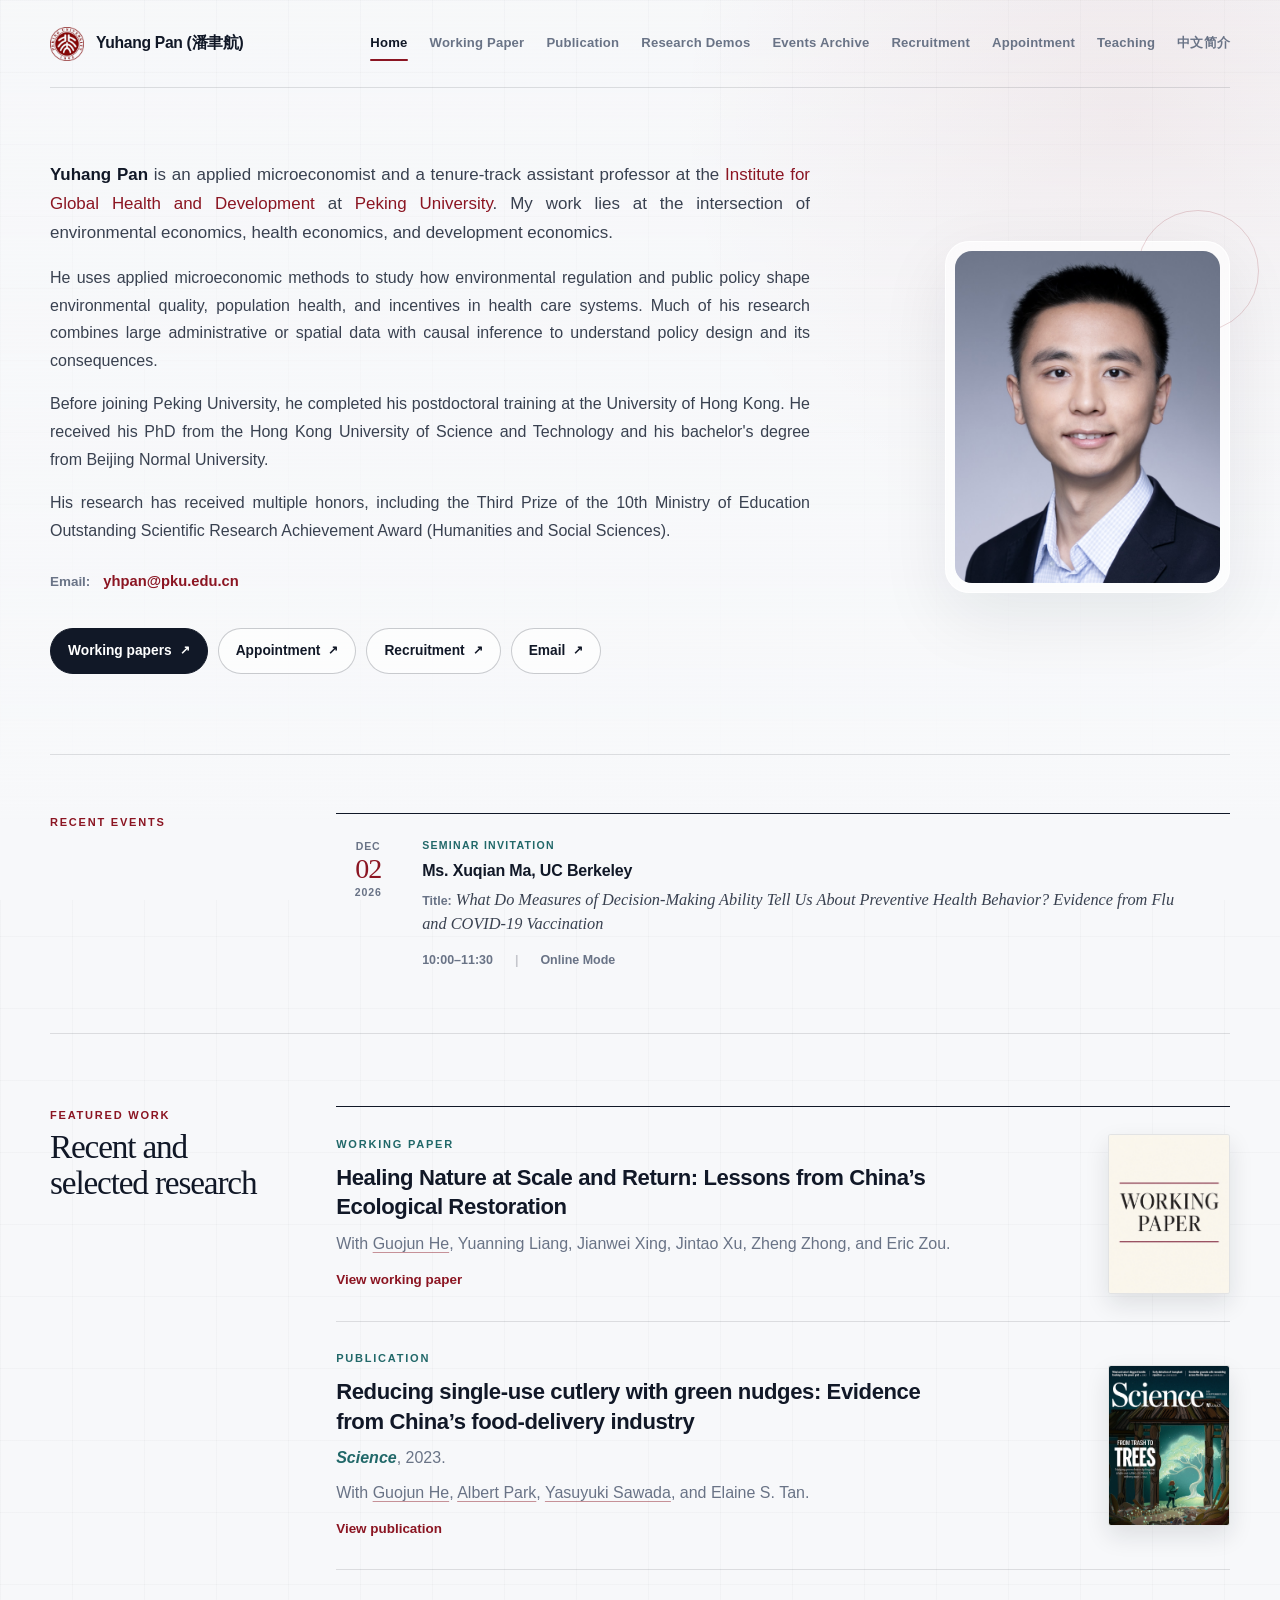
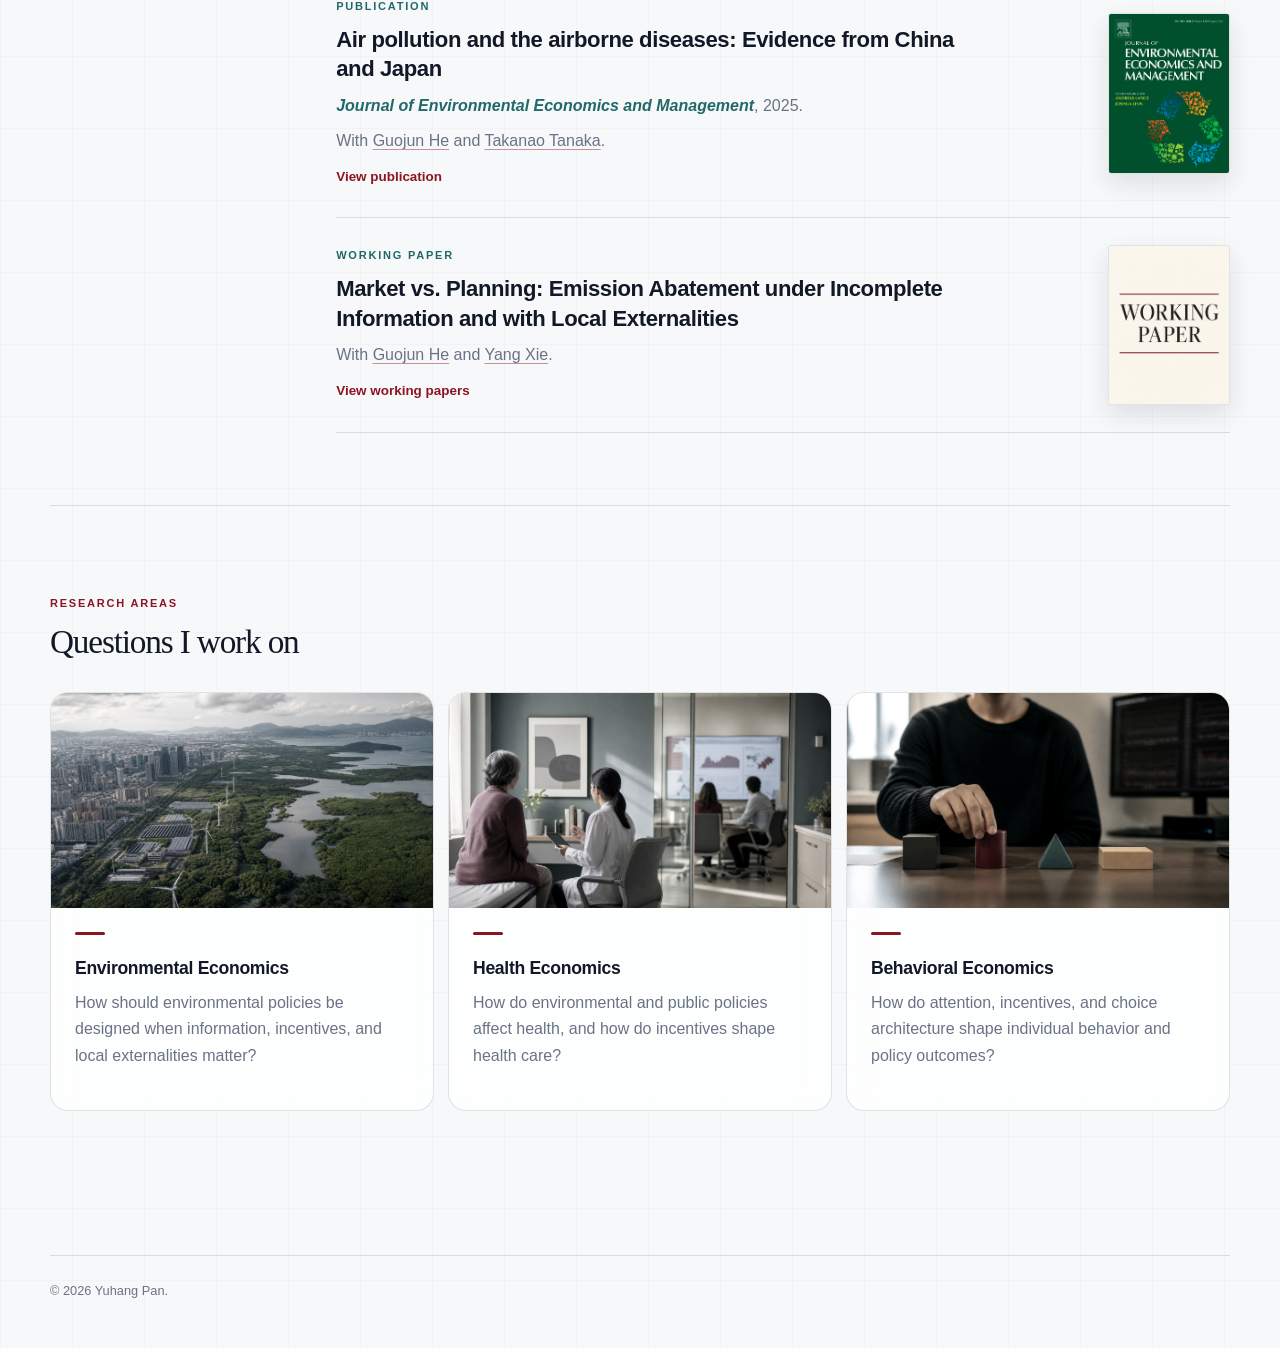
<file: index.html>
<!doctype html>
<html lang="en">
  <head>
    <meta charset="utf-8" />
    <meta name="viewport" content="width=device-width, initial-scale=1" />
    <meta name="description" content="Personal academic website for Yuhang Pan, applied microeconomist." />
    <title>Yuhang Pan</title>
    <link rel="icon" href="assets/pku-logo.png" />
    <link rel="stylesheet" href="styles.css" />
  </head>
  <body>
    <div class="page">
      <header class="site-header">
        <a class="site-title" href="index.html"><img src="assets/pku-logo.png" alt="" /> <span class="site-name">Yuhang Pan (潘聿航)</span></a>
        <nav aria-label="Primary navigation">
          <a aria-current="page" href="index.html">Home</a>
          <a href="working-papers.html">Working Paper</a>
          <a href="publications.html">Publication</a>
          <a href="research-demos.html">Research Demos</a>
          <a href="events.html">Events Archive</a>
          <a href="recruiting.html">Recruitment</a>
          <a href="appointment.html">Appointment</a>
          <a href="teaching.html">Teaching</a>
          <a href="zh.html">中文简介</a>
        </nav>
      </header>

      <main>
        <section class="hero">
          <div class="hero-copy">
            <p class="intro-copy">
              <strong>Yuhang Pan</strong> is an applied microeconomist and a tenure-track assistant professor at the
              <a href="https://www.ghd.pku.edu.cn/">Institute for Global Health and Development</a>
              at <a href="https://www.pku.edu.cn/">Peking University</a>. My work lies at the
              intersection of environmental economics, health economics, and development economics.
            </p>
            <p class="intro-copy">
              He uses applied microeconomic methods to study how environmental regulation and public
              policy shape environmental quality, population health, and incentives in health care
              systems. Much of his research combines large administrative or spatial data with causal
              inference to understand policy design and its consequences.
            </p>
            <p class="intro-copy">
              Before joining Peking University, he completed his postdoctoral training at the University
              of Hong Kong. He received his PhD from the Hong Kong University of Science and Technology
              and his bachelor's degree from Beijing Normal University.
            </p>
            <p class="intro-copy">
              His research has received multiple honors, including the Third Prize of the 10th Ministry
              of Education Outstanding Scientific Research Achievement Award (Humanities and Social Sciences).
            </p>
            <p class="hero-email"><span>Email:</span> <a href="mailto:yhpan@pku.edu.cn">yhpan@pku.edu.cn</a></p>
            <div class="hero-actions" aria-label="Key links">
              <a class="button primary" href="working-papers.html">Working papers</a>
              <a class="button" href="appointment.html">Appointment</a>
              <a class="button" href="recruiting.html">Recruitment</a>
              <a class="button" href="mailto:yhpan@pku.edu.cn">Email</a>
            </div>
          </div>

          <aside class="profile-card" aria-label="Profile">
            <img src="assets/profile.jpg" alt="Yuhang Pan" onerror="this.hidden = true; this.nextElementSibling.hidden = false;" />
            <div class="photo-placeholder" hidden>Photo</div>
          </aside>
        </section>

        <section class="recent-events" aria-labelledby="recent-events-title">
          <div class="recent-events-heading">
            <p class="section-kicker" id="recent-events-title">Recent Events</p>
          </div>
          <article class="event-card">
            <div class="event-date"><span>DEC</span><strong>02</strong><span>2026</span></div>
            <div class="event-copy">
              <p class="event-type">Seminar Invitation</p>
              <h3>Ms. Xuqian Ma, UC Berkeley</h3>
              <p class="event-title"><span>Title:</span> <cite>What Do Measures of Decision-Making Ability Tell Us About Preventive Health Behavior? Evidence from Flu and COVID-19 Vaccination</cite></p>
              <p class="event-meta"><span>10:00–11:30</span><span>Online Mode</span></p>
            </div>
          </article>
        </section>

        <section class="section-grid" aria-labelledby="featured-work">
          <div>
            <p class="section-kicker">Featured Work</p>
            <h2 id="featured-work">Recent and selected research</h2>
          </div>
          <div class="feature-list">
            <article class="feature-item">
              <div class="feature-copy">
                <p class="tag">Working Paper</p>
                <h3>Healing Nature at Scale and Return: Lessons from China’s Ecological Restoration</h3>
                <p class="publication-authors">With <a href="https://www.guojunhe.com/">Guojun He</a>, Yuanning Liang, Jianwei Xing, Jintao Xu, Zheng Zhong, and Eric Zou.</p>
                <a href="working-papers.html">View working paper</a>
              </div>
              <img class="publication-cover" src="assets/cover-working-paper.jpg" alt="Working paper cover illustrating environmental restoration" />
            </article>
            <article class="feature-item">
              <div class="feature-copy">
                <p class="tag">Publication</p>
                <h3>Reducing single-use cutlery with green nudges: Evidence from China’s food-delivery industry</h3>
                <p class="publication-venue"><em>Science</em>, 2023.</p>
                <p class="publication-authors">With <a href="https://www.guojunhe.com/">Guojun He</a>, <a href="https://econ.hkust.edu.hk/faculty-and-staff/directory/albertpark">Albert Park</a>, <a href="https://sites.google.com/site/yasuyukisawadapage/main">Yasuyuki Sawada</a>, and Elaine S. Tan.</p>
                <a href="https://doi.org/10.1126/science.add9884">View publication</a>
              </div>
              <img class="publication-cover" src="assets/cover-science-2023-09-08.jpg" alt="Cover of Science, 8 September 2023" />
            </article>
            <article class="feature-item">
              <div class="feature-copy">
                <p class="tag">Publication</p>
                <h3>Air pollution and the airborne diseases: Evidence from China and Japan</h3>
                <p class="publication-venue"><em>Journal of Environmental Economics and Management</em>, 2025.</p>
                <p class="publication-authors">With <a href="https://www.guojunhe.com/">Guojun He</a> and <a href="https://www.takanao-tanaka.com/home">Takanao Tanaka</a>.</p>
                <a href="https://doi.org/10.1016/j.jeem.2025.103117">View publication</a>
              </div>
              <img class="publication-cover" src="assets/cover-jeem.jpg" alt="Cover of the Journal of Environmental Economics and Management" />
            </article>
            <article class="feature-item">
              <div class="feature-copy">
                <p class="tag">Working Paper</p>
                <h3>Market vs. Planning: Emission Abatement under Incomplete Information and with Local Externalities</h3>
                <p class="publication-authors">With <a href="https://www.guojunhe.com/">Guojun He</a> and <a href="https://yang-xie.super.site/">Yang Xie</a>.</p>
                <a href="working-papers.html">View working papers</a>
              </div>
              <img class="publication-cover" src="assets/cover-working-paper.jpg" alt="Working paper cover illustrating carbon markets and emission abatement" />
            </article>
          </div>
        </section>

        <section class="research-areas" aria-labelledby="research-areas">
          <p class="section-kicker">Research Areas</p>
          <h2 id="research-areas">Questions I work on</h2>
          <div class="area-grid">
            <article>
              <img src="assets/research-environment.jpg" alt="A city beside renewable energy infrastructure, wetlands, and forest" />
              <div class="area-copy">
              <h3>Environmental Economics</h3>
              <p>How should environmental policies be designed when information, incentives, and local externalities matter?</p>
              </div>
            </article>
            <article>
              <img src="assets/research-health.jpg" alt="A clinician speaking with a patient near a health-data research meeting" />
              <div class="area-copy">
              <h3>Health Economics</h3>
              <p>How do environmental and public policies affect health, and how do incentives shape health care?</p>
              </div>
            </article>
            <article>
              <img src="assets/research-healthcare.jpg" alt="A participant choosing among options in a behavioral research setting" />
              <div class="area-copy">
              <h3>Behavioral Economics</h3>
              <p>How do attention, incentives, and choice architecture shape individual behavior and policy outcomes?</p>
              </div>
            </article>
          </div>
        </section>

      </main>

      <footer>
        <p>© <span id="year"></span> Yuhang Pan.</p>
      </footer>
    </div>

    <script>
      document.querySelector("#year").textContent = new Date().getFullYear();
    </script>
  </body>
</html>
</file>
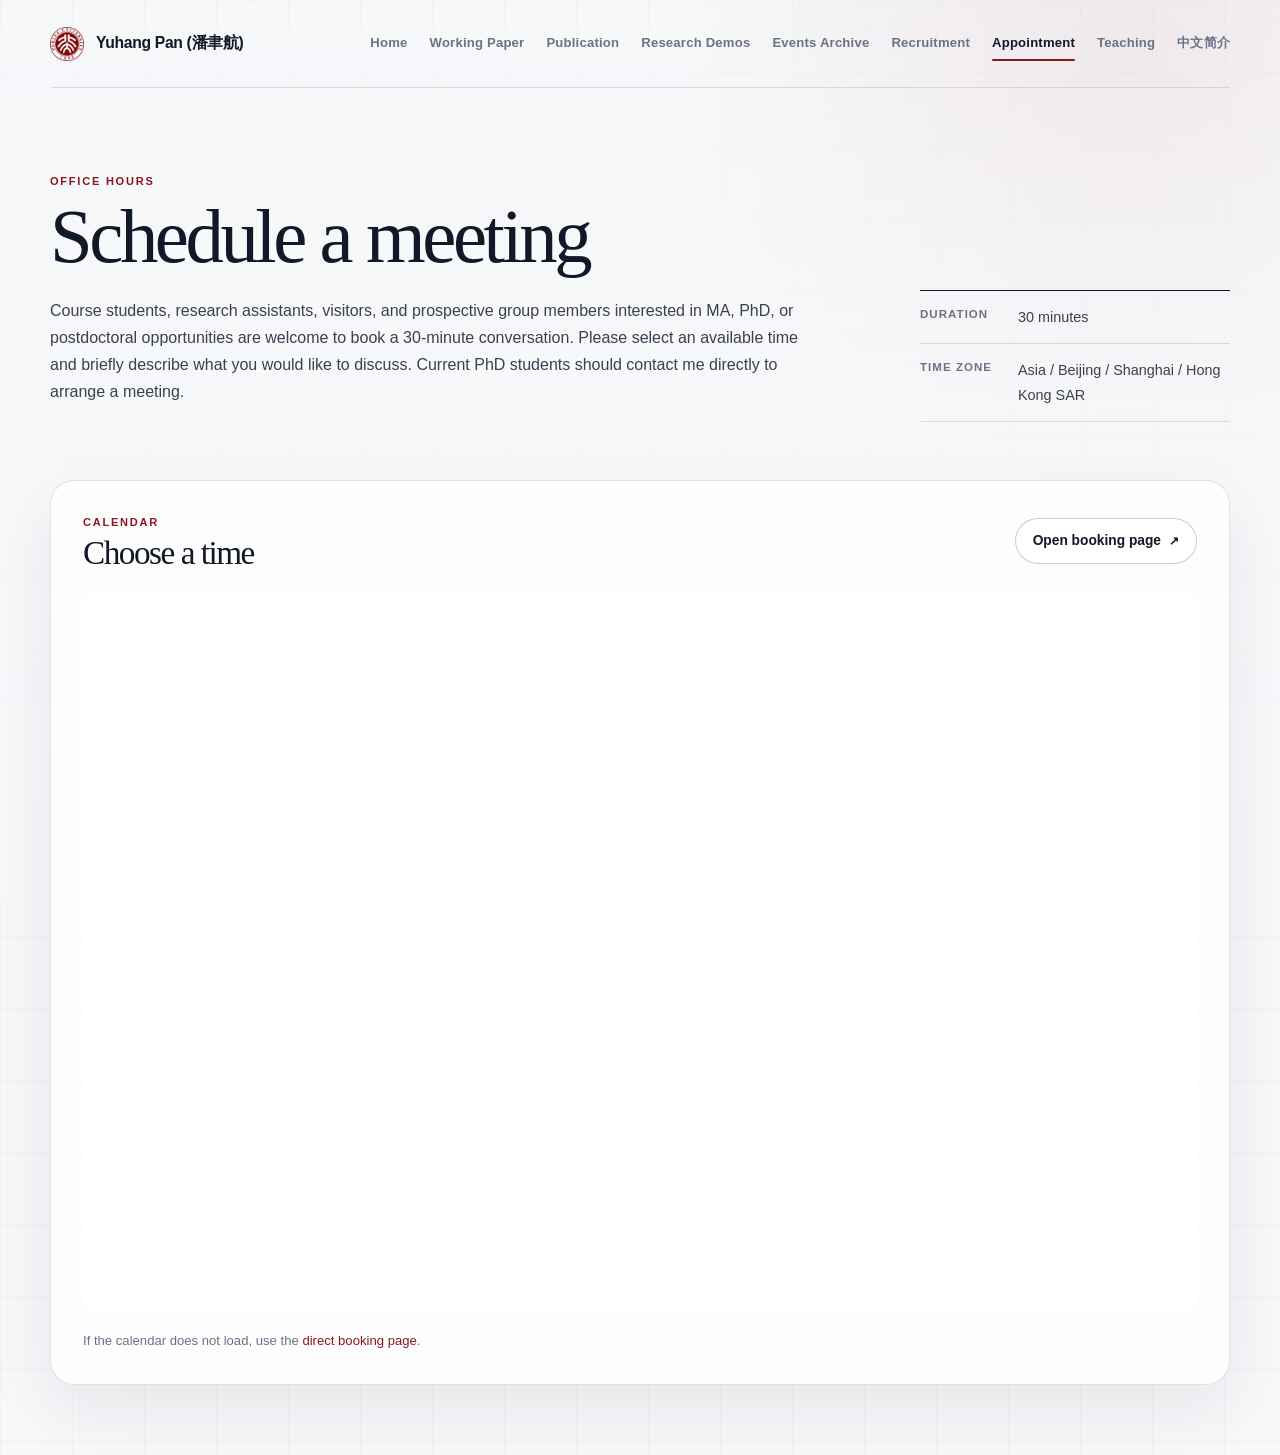
<file: appointment.html>
<!doctype html>
<html lang="en">
  <head>
    <meta charset="utf-8" />
    <meta name="viewport" content="width=device-width, initial-scale=1" />
    <title>Appointment | Yuhang Pan</title>
    <link rel="icon" href="assets/pku-logo.png" />
    <link rel="stylesheet" href="styles.css" />
  </head>
  <body>
    <div class="page">
      <header class="site-header">
        <a class="site-title" href="index.html"><img src="assets/pku-logo.png" alt="" /> <span class="site-name">Yuhang Pan (潘聿航)</span></a>
        <nav aria-label="Primary navigation">
          <a href="index.html">Home</a>
          <a href="working-papers.html">Working Paper</a>
          <a href="publications.html">Publication</a>
          <a href="research-demos.html">Research Demos</a>
          <a href="events.html">Events Archive</a>
          <a href="recruiting.html">Recruitment</a>
          <a aria-current="page" href="appointment.html">Appointment</a>
          <a href="teaching.html">Teaching</a>
          <a href="zh.html">中文简介</a>
        </nav>
      </header>

      <main class="content-page appointment-page">
        <section class="booking-intro">
          <div>
            <p class="eyebrow">Office hours</p>
            <h1>Schedule a meeting</h1>
            <p>
              Course students, research assistants, visitors, and prospective group members
              interested in MA, PhD, or postdoctoral opportunities are welcome to book a 30-minute
              conversation. Please select an available time and briefly describe what you would like
              to discuss. Current PhD students should contact me directly to arrange a meeting.
            </p>
          </div>
          <dl class="booking-details">
            <div><dt>Duration</dt><dd>30 minutes</dd></div>
            <div><dt>Time zone</dt><dd>Asia / Beijing / Shanghai / Hong Kong SAR</dd></div>
          </dl>
        </section>

        <section class="calendar-panel" aria-labelledby="booking-calendar-title">
          <div class="calendar-heading">
            <div>
              <p class="section-kicker">Calendar</p>
              <h2 id="booking-calendar-title">Choose a time</h2>
            </div>
            <a class="button" href="https://cal.com/yhpan/30min">Open booking page</a>
          </div>
          <iframe
            class="booking-frame"
            src="https://cal.com/yhpan/30min?embed=true&amp;theme=light&amp;layout=month_view"
            title="Book a meeting with Yuhang Pan"
            loading="lazy"
            allow="payment"
          ></iframe>
          <p class="calendar-fallback">
            If the calendar does not load, use the
            <a href="https://cal.com/yhpan/30min">direct booking page</a>.
          </p>
        </section>
      </main>
    </div>
  </body>
</html>
</file>
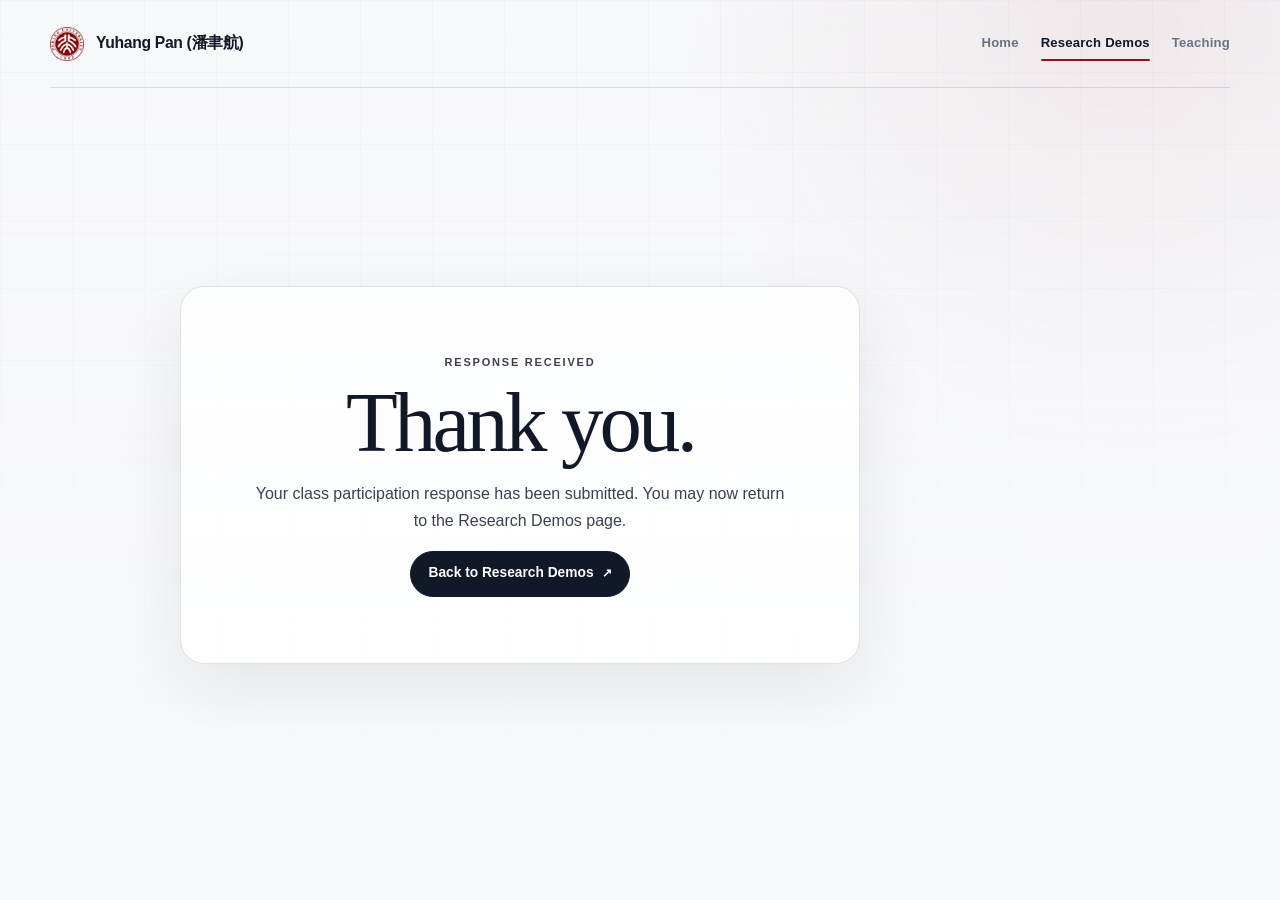
<file: default-choice-thanks.html>
<!doctype html>
<html lang="en">
  <head>
    <meta charset="utf-8" />
    <meta name="viewport" content="width=device-width, initial-scale=1" />
    <meta name="robots" content="noindex" />
    <title>Response Submitted | Yuhang Pan</title>
    <link rel="icon" href="assets/pku-logo.png" />
    <link rel="stylesheet" href="styles.css" />
  </head>
  <body>
    <div class="page">
      <header class="site-header">
        <a class="site-title" href="index.html"><img src="assets/pku-logo.png" alt="" /> <span class="site-name">Yuhang Pan (潘聿航)</span></a>
        <nav aria-label="Primary navigation">
          <a href="index.html">Home</a>
          <a aria-current="page" href="research-demos.html">Research Demos</a>
          <a href="teaching.html">Teaching</a>
        </nav>
      </header>

      <main class="content-page submission-page">
        <div class="submission-card">
          <p class="eyebrow">Response received</p>
          <h1>Thank you.</h1>
          <p>Your class participation response has been submitted. You may now return to the Research Demos page.</p>
          <a class="button primary" href="research-demos.html">Back to Research Demos</a>
        </div>
      </main>
    </div>
  </body>
</html>
</file>
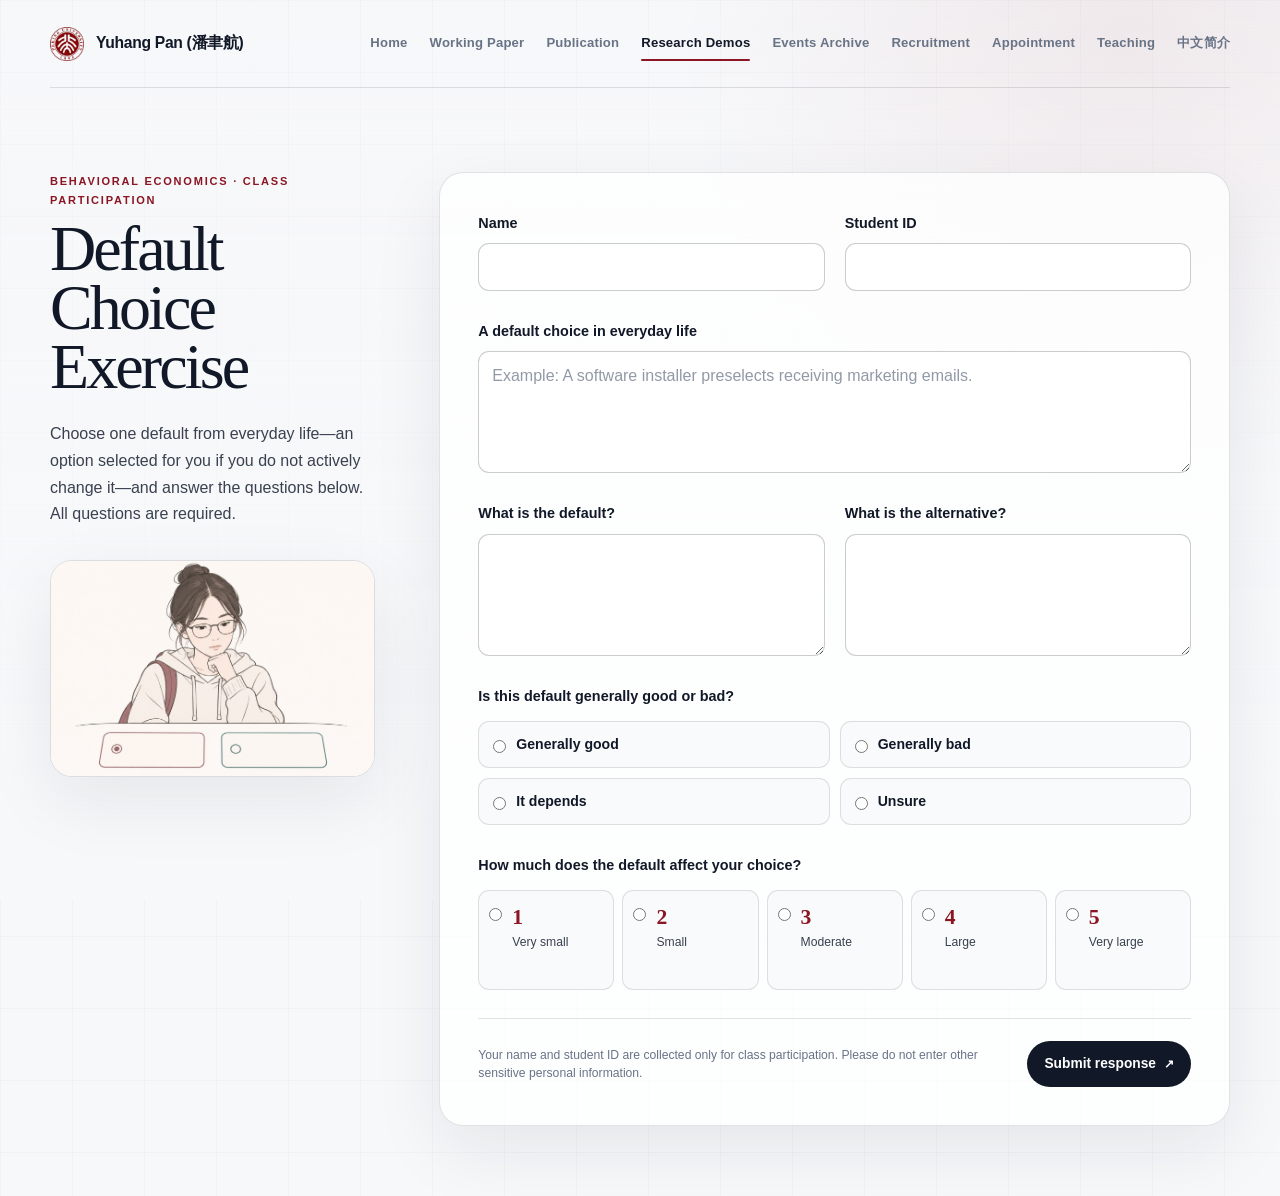
<file: default-choice.html>
<!doctype html>
<html lang="en">
  <head>
    <meta charset="utf-8" />
    <meta name="viewport" content="width=device-width, initial-scale=1" />
    <meta name="description" content="Class participation exercise about defaults and choice architecture." />
    <title>Default Choice Exercise | Yuhang Pan</title>
    <link rel="icon" href="assets/pku-logo.png" />
    <link rel="stylesheet" href="styles.css" />
  </head>
  <body>
    <div class="page">
      <header class="site-header">
        <a class="site-title" href="index.html"><img src="assets/pku-logo.png" alt="" /> <span class="site-name">Yuhang Pan (潘聿航)</span></a>
        <nav aria-label="Primary navigation">
          <a href="index.html">Home</a>
          <a href="working-papers.html">Working Paper</a>
          <a href="publications.html">Publication</a>
          <a aria-current="page" href="research-demos.html">Research Demos</a>
          <a href="events.html">Events Archive</a>
          <a href="recruiting.html">Recruitment</a>
          <a href="appointment.html">Appointment</a>
          <a href="teaching.html">Teaching</a>
          <a href="zh.html">中文简介</a>
        </nav>
      </header>

      <main class="content-page participation-page default-choice-page">
        <div class="participation-overview">
        <header class="participation-intro">
          <p class="eyebrow">Behavioral Economics · Class Participation</p>
          <h1>Default Choice Exercise</h1>
          <p>
            Choose one default from everyday life—an option selected for you if you do not actively
            change it—and answer the questions below. All questions are required.
          </p>
        </header>

        <img class="participation-visual" src="assets/demo-default-choice.jpg" alt="A student comparing a preset option with an active alternative" />
        </div>

        <form
          class="participation-form"
          name="default-choice-exercise"
          method="POST"
          action="/default-choice-thanks.html"
          data-netlify="true"
          data-netlify-honeypot="bot-field"
        >
          <input type="hidden" name="form-name" value="default-choice-exercise" />
          <p class="form-honeypot" aria-hidden="true">
            <label>Do not fill this out: <input name="bot-field" tabindex="-1" autocomplete="off" /></label>
          </p>

          <div class="form-grid two-columns">
            <label class="field">
              <span>Name</span>
              <input type="text" name="name" autocomplete="name" required />
            </label>
            <label class="field">
              <span>Student ID</span>
              <input type="text" name="student_id" inputmode="numeric" autocomplete="off" required />
            </label>
          </div>

          <label class="field">
            <span>A default choice in everyday life</span>
            <textarea name="default_choice_context" rows="4" placeholder="Example: A software installer preselects receiving marketing emails." required></textarea>
          </label>

          <div class="form-grid two-columns">
            <label class="field">
              <span>What is the default?</span>
              <textarea name="default_option" rows="4" required></textarea>
            </label>
            <label class="field">
              <span>What is the alternative?</span>
              <textarea name="alternative_option" rows="4" required></textarea>
            </label>
          </div>

          <fieldset class="choice-fieldset">
            <legend>Is this default generally good or bad?</legend>
            <div class="choice-options">
              <label><input type="radio" name="default_quality" value="Generally good" required /> <span>Generally good</span></label>
              <label><input type="radio" name="default_quality" value="Generally bad" /> <span>Generally bad</span></label>
              <label><input type="radio" name="default_quality" value="It depends" /> <span>It depends</span></label>
              <label><input type="radio" name="default_quality" value="Unsure" /> <span>Unsure</span></label>
            </div>
          </fieldset>

          <fieldset class="choice-fieldset">
            <legend>How much does the default affect your choice?</legend>
            <div class="influence-scale" role="radiogroup" aria-label="Influence of the default, from very small to very large">
              <label><input type="radio" name="default_influence" value="1 - Very small" required /><span><strong>1</strong>Very small</span></label>
              <label><input type="radio" name="default_influence" value="2 - Small" /><span><strong>2</strong>Small</span></label>
              <label><input type="radio" name="default_influence" value="3 - Moderate" /><span><strong>3</strong>Moderate</span></label>
              <label><input type="radio" name="default_influence" value="4 - Large" /><span><strong>4</strong>Large</span></label>
              <label><input type="radio" name="default_influence" value="5 - Very large" /><span><strong>5</strong>Very large</span></label>
            </div>
          </fieldset>

          <div class="form-submit-row">
            <p class="privacy-note">Your name and student ID are collected only for class participation. Please do not enter other sensitive personal information.</p>
            <button class="button primary" type="submit">Submit response</button>
          </div>
        </form>
      </main>
    </div>
  </body>
</html>
</file>
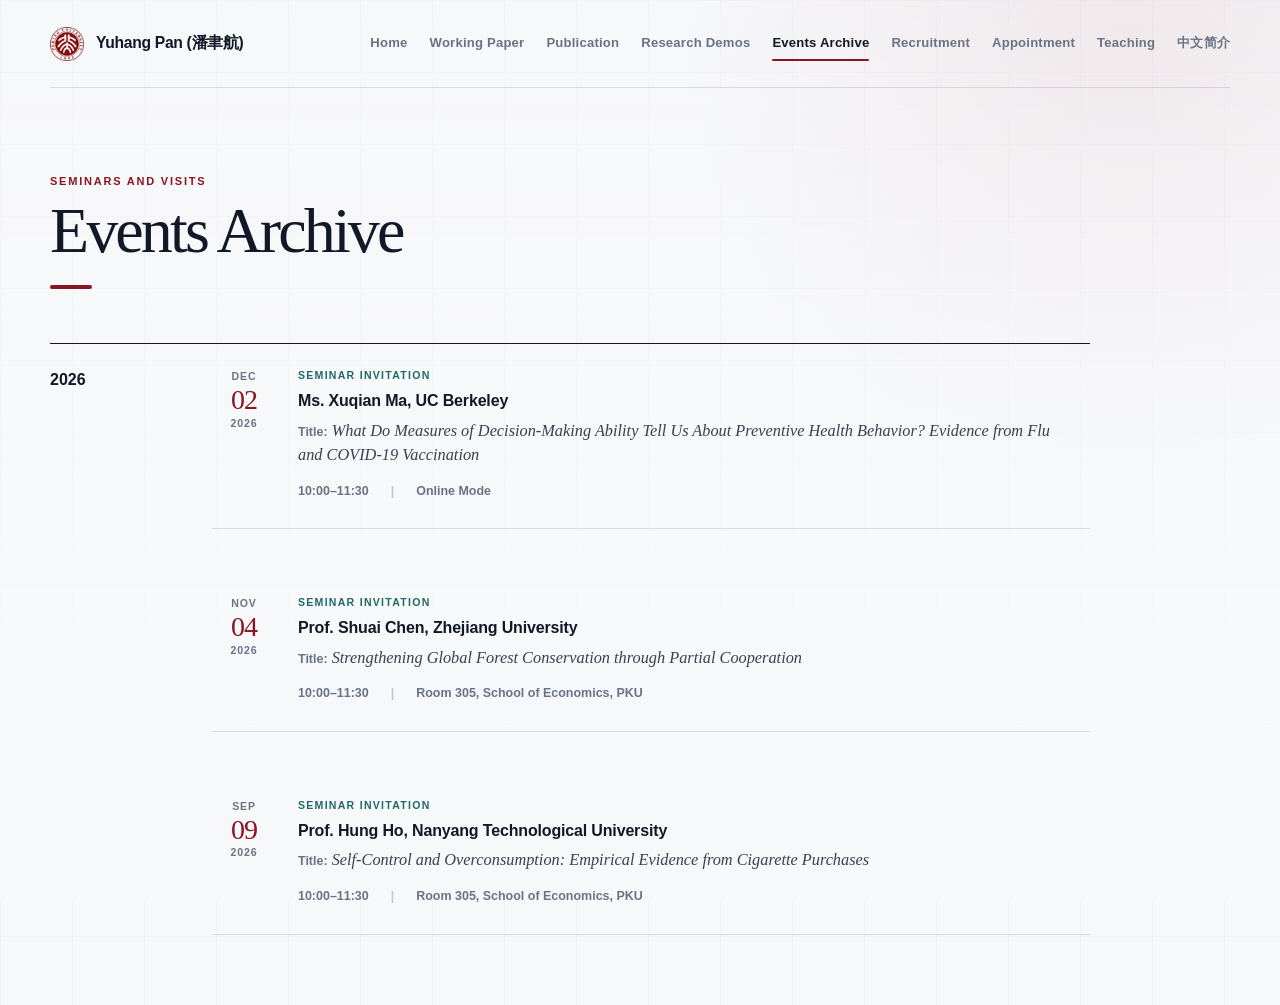
<file: events.html>
<!doctype html>
<html lang="en">
  <head>
    <meta charset="utf-8" />
    <meta name="viewport" content="width=device-width, initial-scale=1" />
    <meta name="description" content="Seminars and academic events hosted by Yuhang Pan." />
    <title>Events Archive | Yuhang Pan</title>
    <link rel="icon" href="assets/pku-logo.png" />
    <link rel="stylesheet" href="styles.css" />
  </head>
  <body>
    <div class="page">
      <header class="site-header">
        <a class="site-title" href="index.html"><img src="assets/pku-logo.png" alt="" /> <span class="site-name">Yuhang Pan (潘聿航)</span></a>
        <nav aria-label="Primary navigation">
          <a href="index.html">Home</a>
          <a href="working-papers.html">Working Paper</a>
          <a href="publications.html">Publication</a>
          <a href="research-demos.html">Research Demos</a>
          <a aria-current="page" href="events.html">Events Archive</a>
          <a href="recruiting.html">Recruitment</a>
          <a href="appointment.html">Appointment</a>
          <a href="teaching.html">Teaching</a>
          <a href="zh.html">中文简介</a>
        </nav>
      </header>

      <main class="content-page events-page">
        <header class="research-page-header">
          <p class="eyebrow">Seminars and visits</p>
          <h1>Events Archive</h1>
        </header>

        <section class="events-year" aria-labelledby="events-2026">
          <h2 id="events-2026">2026</h2>
          <article class="event-card archive-event">
            <div class="event-date"><span>DEC</span><strong>02</strong><span>2026</span></div>
            <div class="event-copy">
              <p class="event-type">Seminar Invitation</p>
              <h3>Ms. Xuqian Ma, UC Berkeley</h3>
              <p class="event-title"><span>Title:</span> <cite>What Do Measures of Decision-Making Ability Tell Us About Preventive Health Behavior? Evidence from Flu and COVID-19 Vaccination</cite></p>
              <p class="event-meta"><span>10:00–11:30</span><span>Online Mode</span></p>
            </div>
          </article>
          <article class="event-card archive-event">
            <div class="event-date"><span>NOV</span><strong>04</strong><span>2026</span></div>
            <div class="event-copy">
              <p class="event-type">Seminar Invitation</p>
              <h3>Prof. Shuai Chen, Zhejiang University</h3>
              <p class="event-title"><span>Title:</span> <cite>Strengthening Global Forest Conservation through Partial Cooperation</cite></p>
              <p class="event-meta"><span>10:00–11:30</span><span>Room 305, School of Economics, PKU</span></p>
            </div>
          </article>
          <article class="event-card archive-event">
            <div class="event-date"><span>SEP</span><strong>09</strong><span>2026</span></div>
            <div class="event-copy">
              <p class="event-type">Seminar Invitation</p>
              <h3>Prof. Hung Ho, Nanyang Technological University</h3>
              <p class="event-title"><span>Title:</span> <cite>Self-Control and Overconsumption: Empirical Evidence from Cigarette Purchases</cite></p>
              <p class="event-meta"><span>10:00–11:30</span><span>Room 305, School of Economics, PKU</span></p>
            </div>
          </article>
        </section>
      </main>
    </div>
  </body>
</html>
</file>
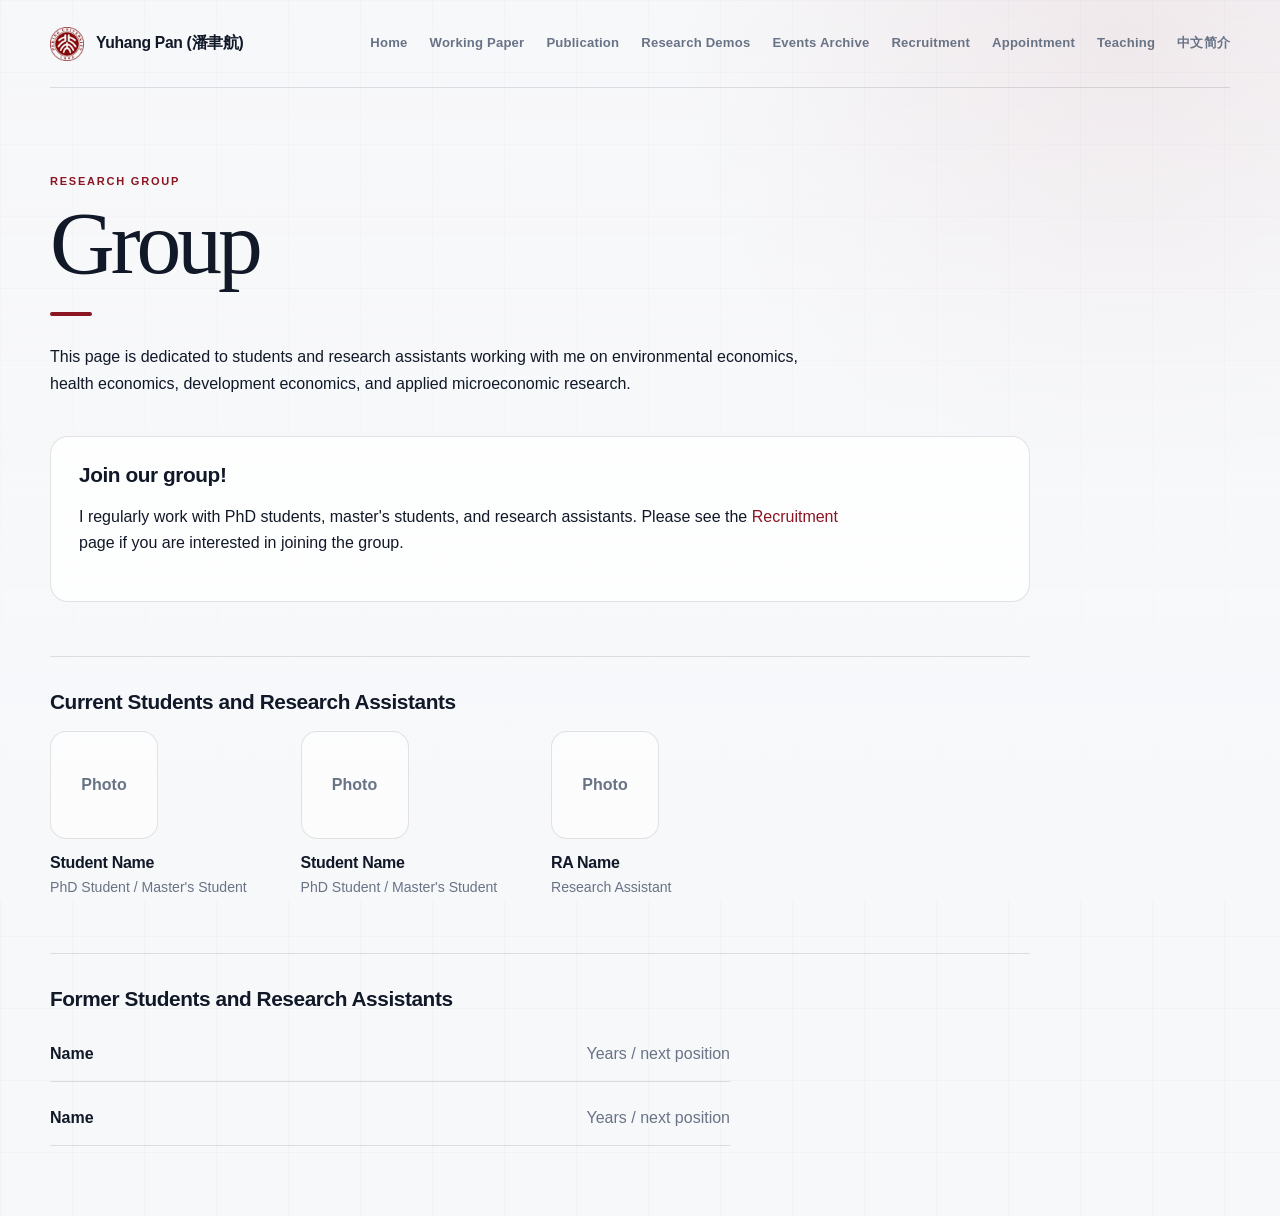
<file: group.html>
<!doctype html>
<html lang="en">
  <head>
    <meta charset="utf-8" />
    <meta name="viewport" content="width=device-width, initial-scale=1" />
    <meta name="robots" content="noindex, nofollow" />
    <title>Group | Yuhang Pan</title>
    <link rel="icon" href="assets/pku-logo.png" />
    <link rel="stylesheet" href="styles.css" />
  </head>
  <body>
    <div class="page">
      <header class="site-header">
        <a class="site-title" href="index.html"><img src="assets/pku-logo.png" alt="" /> <span class="site-name">Yuhang Pan (潘聿航)</span></a>
        <nav aria-label="Primary navigation">
          <a href="index.html">Home</a>
          <a href="working-papers.html">Working Paper</a>
          <a href="publications.html">Publication</a>
          <a href="research-demos.html">Research Demos</a>
          <a href="events.html">Events Archive</a>
          <a href="recruiting.html">Recruitment</a>
          <a href="appointment.html">Appointment</a>
          <a href="teaching.html">Teaching</a>
          <a href="zh.html">中文简介</a>
        </nav>
      </header>

      <main class="content-page lab-page">
        <p class="eyebrow">Research group</p>
        <h1>Group</h1>
        <p>
          This page is dedicated to students and research assistants working with me on
          environmental economics, health economics, development economics, and applied
          microeconomic research.
        </p>

        <section class="lab-note" aria-labelledby="join-group">
          <h2 id="join-group">Join our group!</h2>
          <p>
            I regularly work with PhD students, master's students, and research assistants.
            Please see the <a href="recruiting.html">Recruitment</a> page if you are interested
            in joining the group.
          </p>
        </section>

        <section class="member-section" aria-labelledby="current-members">
          <h2 id="current-members">Current Students and Research Assistants</h2>
          <div class="lab-grid">
            <article class="lab-member placeholder-member">
              <div class="avatar-placeholder">Photo</div>
              <h3>Student Name</h3>
              <p>PhD Student / Master's Student</p>
            </article>
            <article class="lab-member placeholder-member">
              <div class="avatar-placeholder">Photo</div>
              <h3>Student Name</h3>
              <p>PhD Student / Master's Student</p>
            </article>
            <article class="lab-member placeholder-member">
              <div class="avatar-placeholder">Photo</div>
              <h3>RA Name</h3>
              <p>Research Assistant</p>
            </article>
          </div>
        </section>

        <section class="member-section" aria-labelledby="former-members">
          <h2 id="former-members">Former Students and Research Assistants</h2>
          <div class="former-list">
            <p><strong>Name</strong> <span>Years / next position</span></p>
            <p><strong>Name</strong> <span>Years / next position</span></p>
          </div>
        </section>
      </main>
    </div>
  </body>
</html>
</file>
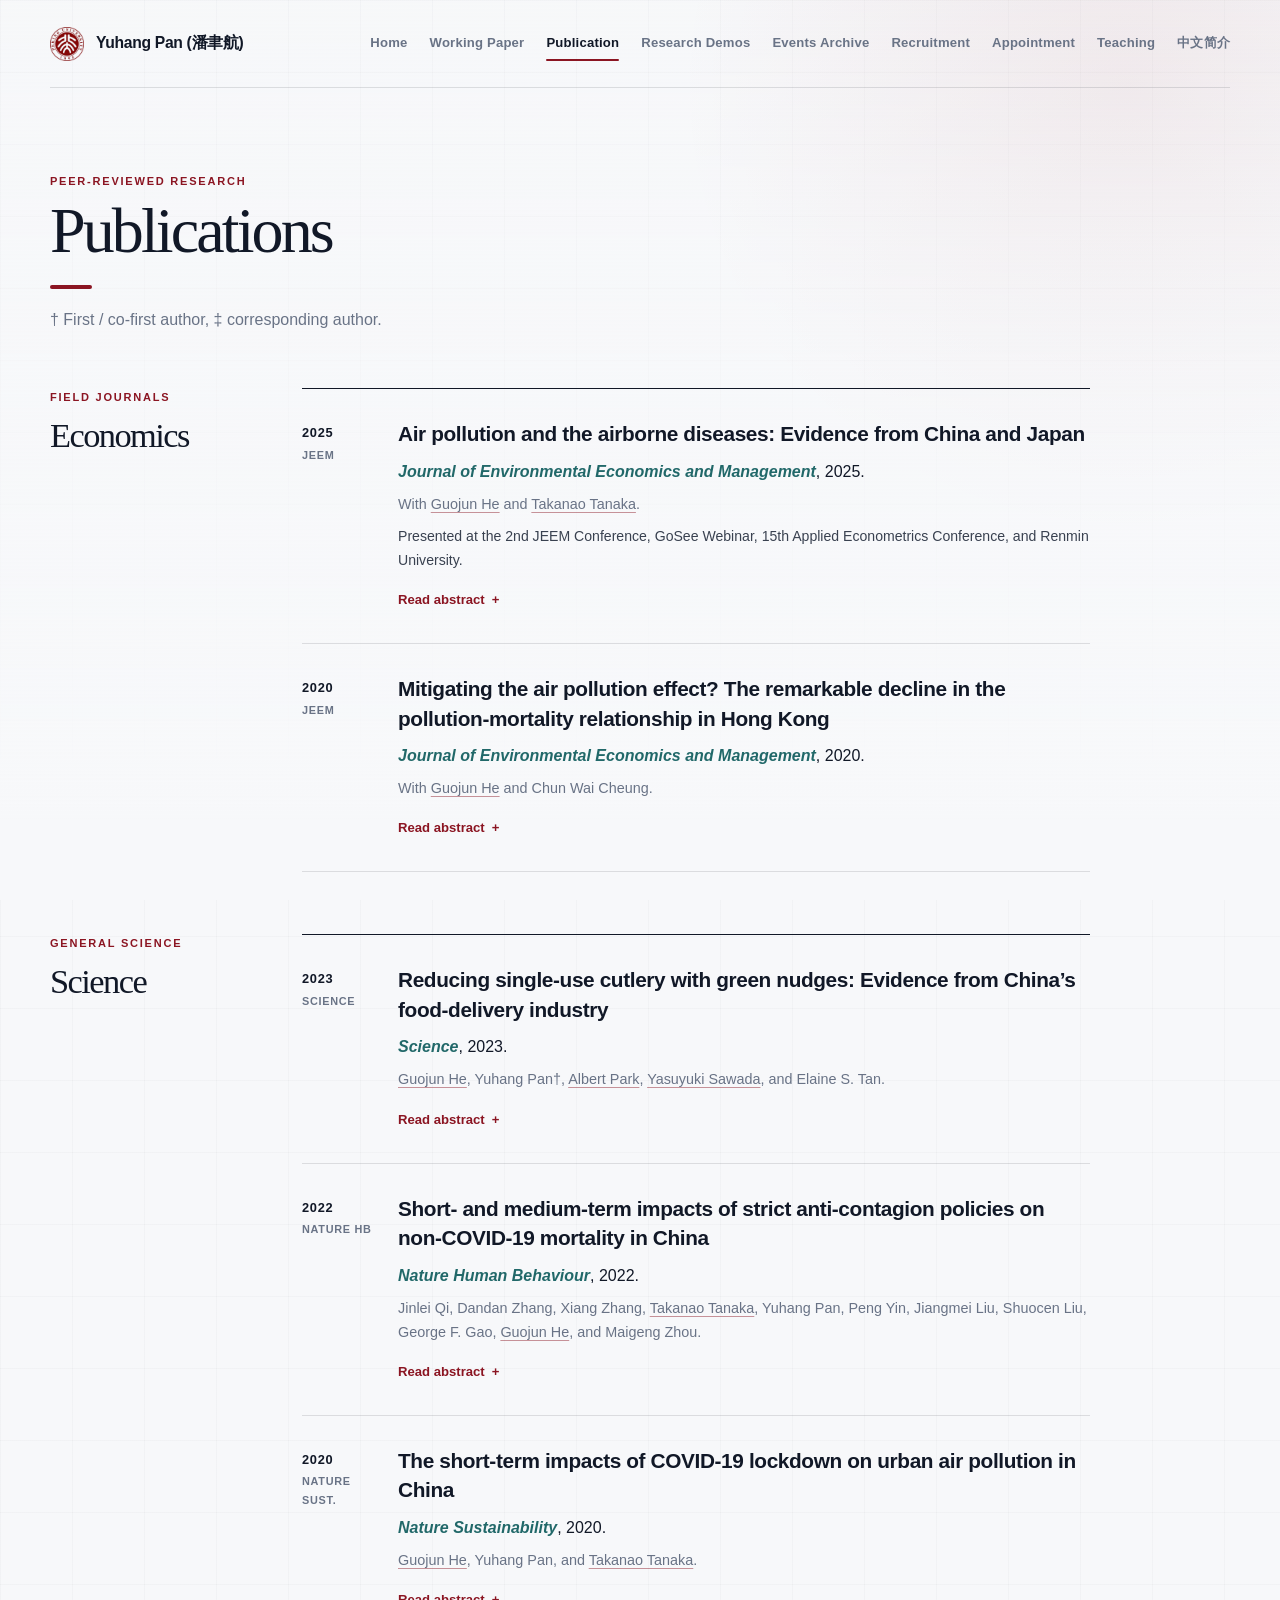
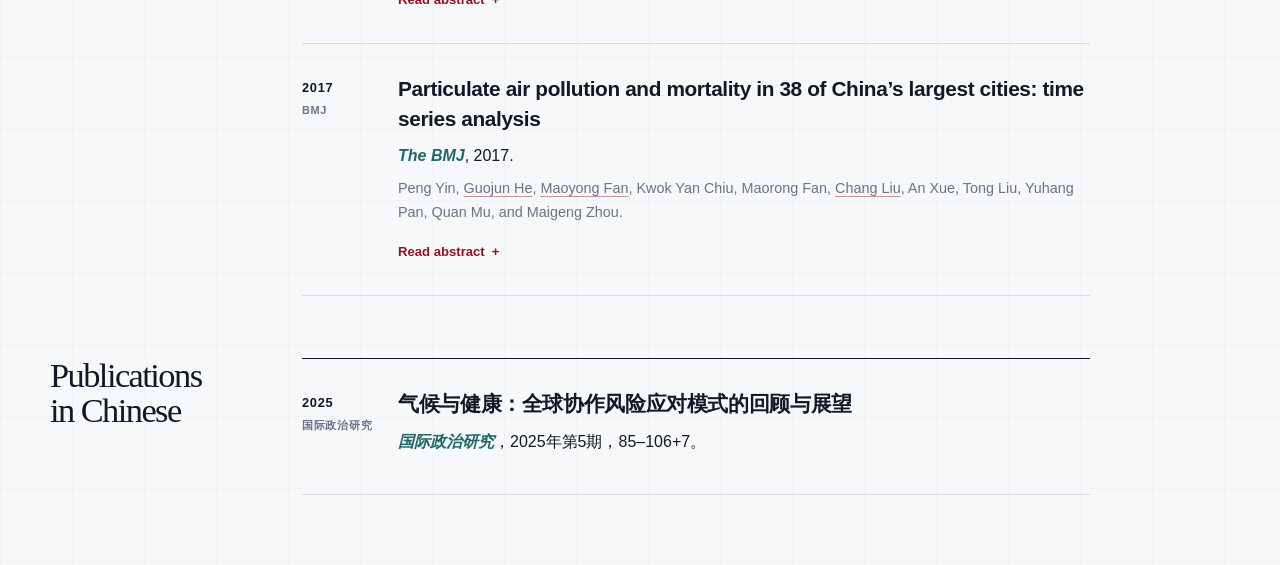
<file: publications.html>
<!doctype html>
<html lang="en">
  <head>
    <meta charset="utf-8" />
    <meta name="viewport" content="width=device-width, initial-scale=1" />
    <title>Publication | Yuhang Pan</title>
    <link rel="icon" href="assets/pku-logo.png" />
    <link rel="stylesheet" href="styles.css" />
  </head>
  <body>
    <div class="page">
      <header class="site-header">
        <a class="site-title" href="index.html"><img src="assets/pku-logo.png" alt="" /> <span class="site-name">Yuhang Pan (潘聿航)</span></a>
        <nav aria-label="Primary navigation">
          <a href="index.html">Home</a>
          <a href="working-papers.html">Working Paper</a>
          <a aria-current="page" href="publications.html">Publication</a>
          <a href="research-demos.html">Research Demos</a>
          <a href="events.html">Events Archive</a>
          <a href="recruiting.html">Recruitment</a>
          <a href="appointment.html">Appointment</a>
          <a href="teaching.html">Teaching</a>
          <a href="zh.html">中文简介</a>
        </nav>
      </header>

      <main class="content-page publication-page">
        <header class="research-page-header">
          <p class="eyebrow">Peer-reviewed research</p>
          <h1>Publications</h1>
          <p class="meta">† First / co-first author, ‡ corresponding author.</p>
        </header>

        <section class="publication-section" aria-labelledby="economics-publications">
          <div class="publication-section-heading">
            <p class="section-kicker">Field journals</p>
            <h2 id="economics-publications">Economics</h2>
          </div>
          <div class="publication-list">
            <article class="publication-item">
              <div class="publication-index"><span>2025</span><span>JEEM</span></div>
              <div class="publication-copy">
                <h3><a href="https://doi.org/10.1016/j.jeem.2025.103117">Air pollution and the airborne diseases: Evidence from China and Japan</a></h3>
                <p class="publication-venue"><em>Journal of Environmental Economics and Management</em>, 2025.</p>
                <p class="publication-authors coauthors">With <a href="https://www.guojunhe.com/">Guojun He</a> and <a href="https://www.takanao-tanaka.com/home">Takanao Tanaka</a>.</p>
                <p class="publication-notes">Presented at the 2nd JEEM Conference, GoSee Webinar, 15th Applied Econometrics Conference, and Renmin University.</p>
                <details class="abstract-details">
                  <summary>Read abstract</summary>
                  <div class="abstract-copy">
                    <p>This paper estimates the impact of ambient air pollution on the two most economically costly airborne respiratory diseases, COVID-19 and influenza. Our methods incorporate the epidemiological Susceptible-Infectious-Recovered-Deceased (SIRD) model to construct the outcome of interest, the Instrumental Variable (IV) model to establish causality, and the Flexible Distributed Lag (FDL) model to capture dynamic effects. Analyzing data from the first wave of the COVID-19 pandemic in China, we find that air pollution can significantly raise the daily growth rate of COVID-19. In contrast, air pollution shows small and statistically insignificant effects on influenza healthcare visits in Japan.</p>
                  </div>
                </details>
              </div>
            </article>

            <article class="publication-item">
              <div class="publication-index"><span>2020</span><span>JEEM</span></div>
              <div class="publication-copy">
                <h3><a href="https://www.sciencedirect.com/science/article/pii/S0095069620300395">Mitigating the air pollution effect? The remarkable decline in the pollution-mortality relationship in Hong Kong</a></h3>
                <p class="publication-venue"><em>Journal of Environmental Economics and Management</em>, 2020.</p>
                <p class="publication-authors coauthors">With <a href="https://www.guojunhe.com/">Guojun He</a> and Chun Wai Cheung.</p>
                <details class="abstract-details">
                  <summary>Read abstract</summary>
                  <div class="abstract-copy">
                    <p>Using transboundary pollution from mainland China as an instrument, we show that air pollution leads to higher cardio-respiratory mortality in Hong Kong. However, the air pollution effect has dramatically decreased over the past two decades: before 2003, a 10-unit increase in the Air Pollution Index could lead to a 3.1% increase in monthly cardio-respiratory mortality, but this effect has declined to 0.5% using recent data and is no longer statistically significant. Exploratory analyses suggest that a well-functioning medical system and immediate access to emergency services can help mitigate the contemporaneous effects of pollution on mortality.</p>
                  </div>
                </details>
              </div>
            </article>
          </div>
        </section>

        <section class="publication-section" aria-labelledby="science-publications">
          <div class="publication-section-heading">
            <p class="section-kicker">General science</p>
            <h2 id="science-publications">Science</h2>
          </div>
          <div class="publication-list">
            <article class="publication-item">
              <div class="publication-index"><span>2023</span><span>Science</span></div>
              <div class="publication-copy">
                <h3><a href="https://doi.org/10.1126/science.add9884">Reducing single-use cutlery with green nudges: Evidence from China’s food-delivery industry</a></h3>
                <p class="publication-venue"><em>Science</em>, 2023.</p>
                <p class="publication-authors coauthors"><a href="https://www.guojunhe.com/">Guojun He</a>, Yuhang Pan†, <a href="https://econ.hkust.edu.hk/faculty-and-staff/directory/albertpark">Albert Park</a>, <a href="https://sites.google.com/site/yasuyukisawadapage/main">Yasuyuki Sawada</a>, and Elaine S. Tan.</p>
                <details class="abstract-details">
                  <summary>Read abstract</summary>
                  <div class="abstract-copy">
                    <p>Rising consumer demand for online food delivery has increased the consumption of disposable cutlery, leading to plastic pollution worldwide. In this work, we investigate the impact of green nudges on single-use cutlery consumption in China. In collaboration with Alibaba's food-delivery platform, Eleme (which is similar to Uber Eats and DoorDash), we analyzed detailed customer-level data and found that the green nudges—changing the default to “no cutlery” and rewarding consumers with “green points”—increased the share of no-cutlery orders by 648%. The environmental benefits are sizable: If green nudges were applied to all of China, more than 21.75 billion sets of single-use cutlery could be saved annually, equivalent to preventing the generation of 3.26 million metric tons of plastic waste and saving 5.44 million trees.</p>
                  </div>
                </details>
              </div>
            </article>

            <article class="publication-item">
              <div class="publication-index"><span>2022</span><span>Nature HB</span></div>
              <div class="publication-copy">
                <h3><a href="https://doi.org/10.1038/s41562-021-01189-3">Short- and medium-term impacts of strict anti-contagion policies on non-COVID-19 mortality in China</a></h3>
                <p class="publication-venue"><em>Nature Human Behaviour</em>, 2022.</p>
                <p class="publication-authors coauthors">Jinlei Qi, Dandan Zhang, Xiang Zhang, <a href="https://www.takanao-tanaka.com/home">Takanao Tanaka</a>, Yuhang Pan, Peng Yin, Jiangmei Liu, Shuocen Liu, George F. Gao, <a href="https://www.guojunhe.com/">Guojun He</a>, and Maigeng Zhou.</p>
                <details class="abstract-details">
                  <summary>Read abstract</summary>
                  <div class="abstract-copy">
                    <p>The effects of coronavirus disease-19 (COVID-19) public health policies on non-COVID-19-related mortality are unclear. Here, using death registries based on 300 million Chinese people and a difference-in-differences design, we find that China's strict anti-contagion policies during the COVID-19 pandemic significantly reduced non-COVID-19 mortality outside Wuhan (by 4.6%). The health benefits persisted and became even greater after the measures were loosened: mortality was reduced by 12.5% in the medium term. Significant changes in people's behaviours (for example, wearing masks and practising social distancing) and reductions in air pollution and traffic accidents could have driven these results. We estimate that 54,000 lives could have been saved from non-COVID-19 causes during the 50 days of strict policies and 293,000 in the subsequent 115 days. The results suggest that virus countermeasures not only effectively controlled COVID-19 in China but also brought about unintended and substantial public health benefits.</p>
                  </div>
                </details>
              </div>
            </article>

            <article class="publication-item">
              <div class="publication-index"><span>2020</span><span>Nature Sust.</span></div>
              <div class="publication-copy">
                <h3><a href="https://doi.org/10.1038/s41893-020-0581-y">The short-term impacts of COVID-19 lockdown on urban air pollution in China</a></h3>
                <p class="publication-venue"><em>Nature Sustainability</em>, 2020.</p>
                <p class="publication-authors coauthors"><a href="https://www.guojunhe.com/">Guojun He</a>, Yuhang Pan, and <a href="https://www.takanao-tanaka.com/home">Takanao Tanaka</a>.</p>
                <details class="abstract-details">
                  <summary>Read abstract</summary>
                  <div class="abstract-copy">
                    <p>To prevent the escalation of COVID-19 transmission, China locked down one-third of its cities, which strictly curtailed personal mobility and economic activities. Using comprehensive daily air quality data in China, we evaluated the impacts of these measures in terms of the Air Quality Index (AQI) and the concentrations of particulate matter with a diameter of less than 2.5 μm (PM<sub>2.5</sub>). To infer their causal relationships, we employed difference-in-differences models that compare cities with and without lockdown policies. We found that city lockdowns led to a sizeable improvement in air quality. Within weeks, the AQI in the locked-down cities was brought down by 19.84 points (PM<sub>2.5</sub> down by 14.07 µg m<sup>−3</sup>) relative to the control group. In addition, air quality in cities without formal lockdowns also improved because of the enforcement of other types of counter-virus measures. The AQI in those cities was brought down by 6.34 points (PM<sub>2.5</sub> down by 7.05 µg m<sup>−3</sup>) relative to the previous year. The lockdown effects are larger in colder, richer and more industrialized cities. Despite these improvements, PM<sub>2.5</sub> concentrations during the lockdown periods remained four times higher than the World Health Organization recommendations, suggesting much further effort is needed. Existing environmental policies could obtain similar air quality improvements at a much lower economic cost, making city lockdowns an unsustainable option to address environmental issues.</p>
                  </div>
                </details>
              </div>
            </article>

            <article class="publication-item">
              <div class="publication-index"><span>2017</span><span>BMJ</span></div>
              <div class="publication-copy">
                <h3><a href="https://doi.org/10.1136/bmj.j667">Particulate air pollution and mortality in 38 of China’s largest cities: time series analysis</a></h3>
                <p class="publication-venue"><em>The BMJ</em>, 2017.</p>
                <p class="publication-authors coauthors">Peng Yin, <a href="https://www.guojunhe.com/">Guojun He</a>, <a href="https://sites.google.com/site/maoyongfan/home">Maoyong Fan</a>, Kwok Yan Chiu, Maorong Fan, <a href="https://www.bsu.edu/academics/collegesanddepartments/finance-insurance/about-us/faculty-and-staff/liuchang">Chang Liu</a>, An Xue, Tong Liu, Yuhang Pan, Quan Mu, and Maigeng Zhou.</p>
                <details class="abstract-details">
                  <summary>Read abstract</summary>
                  <div class="abstract-copy">
                    <p><strong>Objectives:</strong> To estimate the short term effect of particulate air pollution (particle diameter &lt;10 μm, or PM<sub>10</sub>) on mortality and explore the heterogeneity of particulate air pollution effects in major cities in China.</p>
                    <p><strong>Design:</strong> Generalised linear models with different lag structures using time series data.</p>
                    <p><strong>Setting:</strong> 38 of the largest cities in 27 provinces of China (combined population &gt;200 million).</p>
                    <p><strong>Participants:</strong> 350,638 deaths (200,912 in males, 149,726 in females) recorded in 38 city districts by the Disease Surveillance Point System of the Chinese Center for Disease Control and Prevention from 1 January 2010 to 29 June 2013.</p>
                    <p><strong>Main outcome measure:</strong> Daily numbers of deaths from all causes, cardiorespiratory diseases, and non-cardiorespiratory diseases and among different demographic groups were used to estimate the associations between particulate air pollution and mortality.</p>
                    <p><strong>Results:</strong> A 10 µg/m<sup>3</sup> change in concurrent day PM<sub>10</sub> concentrations was associated with a 0.44% (95% confidence interval 0.30% to 0.58%) increase in daily number of deaths. Previous day and two day lagged PM<sub>10</sub> levels decreased in magnitude by one third and two thirds but remained statistically significantly associated with increased mortality. The estimate for the effect of PM<sub>10</sub> on deaths from cardiorespiratory diseases was 0.62% (0.43% to 0.81%) per 10 µg/m<sup>3</sup> compared with 0.26% (0.09% to 0.42%) for other cause mortality. Exposure to PM<sub>10</sub> had a greater impact on females than on males. Adults aged 60 and over were more vulnerable to particulate air pollution at high levels than those aged less than 60. The PM<sub>10</sub> effect varied across different cities and marginally decreased in cities with higher PM<sub>10</sub> concentrations.</p>
                    <p><strong>Conclusion:</strong> Particulate air pollution has a greater impact on deaths from cardiorespiratory diseases than it does on other cause mortality. People aged 60 or more have a higher risk of death from particulate air pollution than people aged less than 60. The estimates of the effect varied across cities and covered a wide range of domain.</p>
                  </div>
                </details>
              </div>
            </article>
          </div>
        </section>

        <section class="publication-section" aria-labelledby="chinese-publications">
          <div class="publication-section-heading">
            <h2 id="chinese-publications">Publications in Chinese</h2>
          </div>
          <div class="publication-list">
            <article class="publication-item">
              <div class="publication-index"><span>2025</span><span>国际政治研究</span></div>
              <div class="publication-copy">
                <h3><a href="https://ccj.pku.edu.cn/article/info?aid=389208178">气候与健康：全球协作风险应对模式的回顾与展望</a></h3>
                <p class="publication-venue"><em>国际政治研究</em>，2025年第5期，85–106+7。</p>
              </div>
            </article>
          </div>
        </section>
      </main>
    </div>
  </body>
</html>
</file>
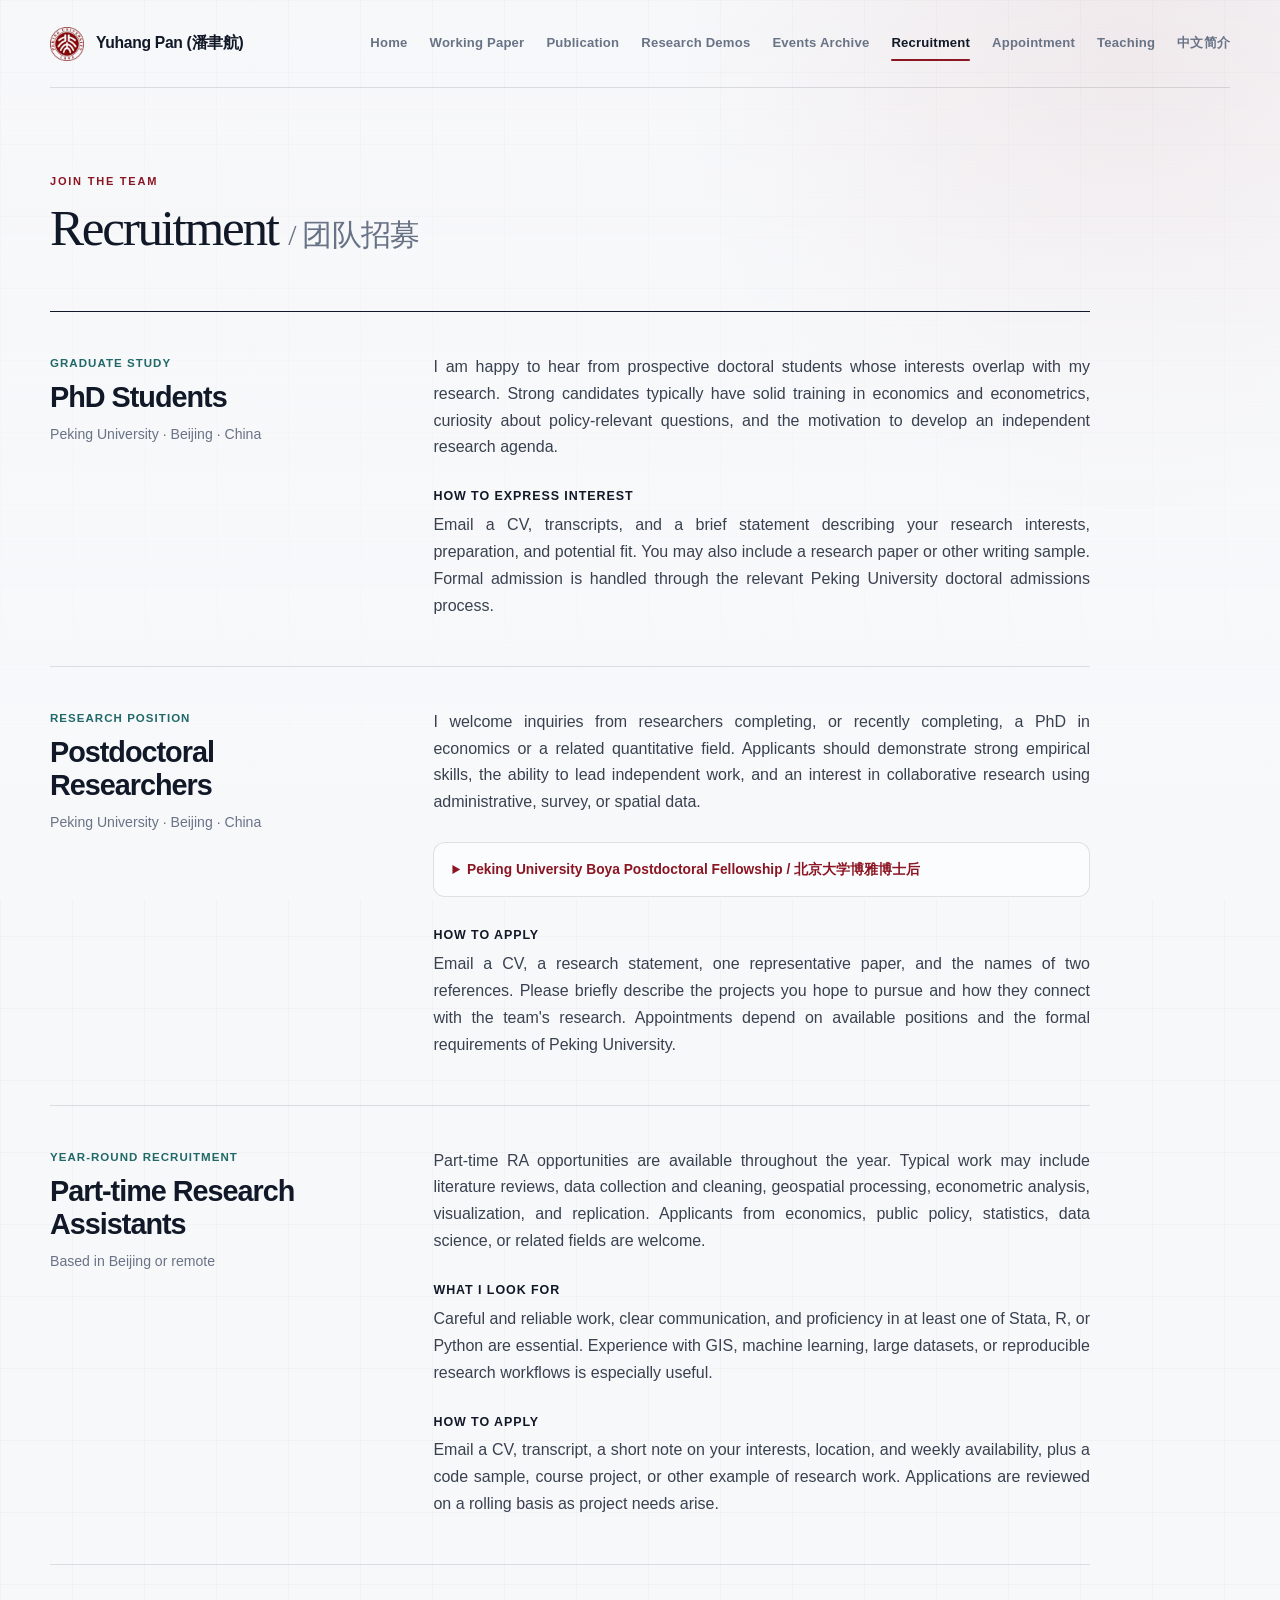
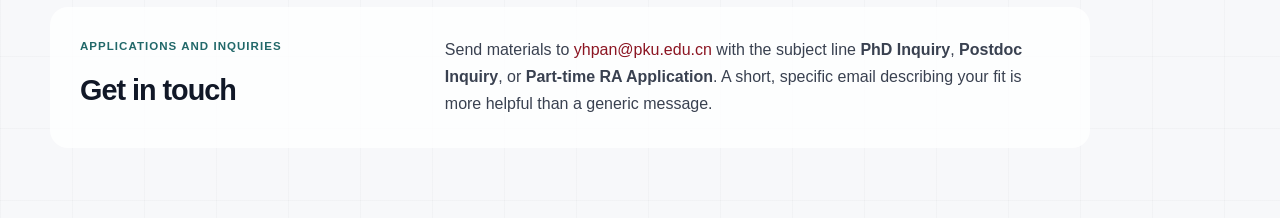
<file: recruiting.html>
<!doctype html>
<html lang="en">
  <head>
    <meta charset="utf-8" />
    <meta name="viewport" content="width=device-width, initial-scale=1" />
    <title>Recruitment / 团队招募 | Yuhang Pan</title>
    <link rel="icon" href="assets/pku-logo.png" />
    <link rel="stylesheet" href="styles.css" />
  </head>
  <body>
    <div class="page">
      <header class="site-header">
        <a class="site-title" href="index.html"><img src="assets/pku-logo.png" alt="" /> <span class="site-name">Yuhang Pan (潘聿航)</span></a>
        <nav aria-label="Primary navigation">
          <a href="index.html">Home</a>
          <a href="working-papers.html">Working Paper</a>
          <a href="publications.html">Publication</a>
          <a href="research-demos.html">Research Demos</a>
          <a href="events.html">Events Archive</a>
          <a aria-current="page" href="recruiting.html">Recruitment</a>
          <a href="appointment.html">Appointment</a>
          <a href="teaching.html">Teaching</a>
          <a href="zh.html">中文简介</a>
        </nav>
      </header>

      <main class="content-page recruitment-page">
        <header class="recruitment-intro">
          <p class="eyebrow">Join the team</p>
          <h1>Recruitment <span>/ 团队招募</span></h1>
        </header>

        <section class="recruitment-list" aria-label="Open positions">
          <article class="recruitment-role">
            <div class="role-heading">
              <p class="role-type">Graduate study</p>
              <h2>PhD Students</h2>
              <p class="role-location">Peking University · Beijing · China</p>
            </div>
            <div class="role-copy">
              <p>
                I am happy to hear from prospective doctoral students whose interests overlap with
                my research. Strong candidates typically have solid training in economics and
                econometrics, curiosity about policy-relevant questions, and the motivation to
                develop an independent research agenda.
              </p>
              <h3>How to express interest</h3>
              <p>
                Email a CV, transcripts, and a brief statement describing your research interests,
                preparation, and potential fit. You may also include a research paper or other
                writing sample. Formal admission is handled through the relevant Peking University
                doctoral admissions process.
              </p>
            </div>
          </article>

          <article class="recruitment-role">
            <div class="role-heading">
              <p class="role-type">Research position</p>
              <h2>Postdoctoral Researchers</h2>
              <p class="role-location">Peking University · Beijing · China</p>
            </div>
            <div class="role-copy">
              <p>
                I welcome inquiries from researchers completing, or recently completing, a PhD in
                economics or a related quantitative field. Applicants should demonstrate strong
                empirical skills, the ability to lead independent work, and an interest in
                collaborative research using administrative, survey, or spatial data.
              </p>
              <details class="program-details">
                <summary>Peking University Boya Postdoctoral Fellowship / 北京大学博雅博士后</summary>
                <div>
                  <p>
                    Eligible applicants may also seek support through the two-year Peking University
                    Boya Postdoctoral Fellowship. Under the university's 2026 call, the fellowship
                    provides a basic annual salary of RMB 200,000 before tax, social insurance,
                    occupational annuity, and housing-fund benefits, plus either a postdoctoral
                    apartment or an annual RMB 60,000 housing allowance. Depending on the candidate,
                    the host or department may provide an additional RMB 30,000, 60,000, or 90,000
                    per year.
                  </p>
                  <p>
                    申请人可同时关注北京大学博雅博士后项目。根据学校 2026 年申请公告，项目资助期为两年，
                    基本年薪为税前 20 万元，并提供保险、职业年金、公积金等福利，以及博士后公寓或每年
                    6 万元租房补贴；合作导师或院系可视申请人情况另提供每年 3 万、6 万或 9 万元配套资助。
                    具体条件与批次安排以<a href="https://postdocs.pku.edu.cn/tzgg/3bb64ae6881c498eb74a84c5267d5617.htm">北京大学当年官方公告</a>为准。
                  </p>
                </div>
              </details>
              <h3>How to apply</h3>
              <p>
                Email a CV, a research statement, one representative paper, and the names of two
                references. Please briefly describe the projects you hope to pursue and how they
                connect with the team's research. Appointments depend on available positions and
                the formal requirements of Peking University.
              </p>
            </div>
          </article>

          <article class="recruitment-role">
            <div class="role-heading">
              <p class="role-type">Year-round recruitment</p>
              <h2>Part-time Research Assistants</h2>
              <p class="role-location">Based in Beijing or remote</p>
            </div>
            <div class="role-copy">
              <p>
                Part-time RA opportunities are available throughout the year. Typical work may
                include literature reviews, data collection and cleaning, geospatial processing,
                econometric analysis, visualization, and replication. Applicants from economics,
                public policy, statistics, data science, or related fields are welcome.
              </p>
              <h3>What I look for</h3>
              <p>
                Careful and reliable work, clear communication, and proficiency in at least one of
                Stata, R, or Python are essential. Experience with GIS, machine learning, large
                datasets, or reproducible research workflows is especially useful.
              </p>
              <h3>How to apply</h3>
              <p>
                Email a CV, transcript, a short note on your interests, location, and weekly
                availability, plus a code sample, course project, or other example of research
                work. Applications are reviewed on a rolling basis as project needs arise.
              </p>
            </div>
          </article>
        </section>

        <aside class="recruitment-contact">
          <p class="role-type">Applications and inquiries</p>
          <h2>Get in touch</h2>
          <p>
            Send materials to <a href="mailto:yhpan@pku.edu.cn">yhpan@pku.edu.cn</a> with the
            subject line <strong>PhD Inquiry</strong>, <strong>Postdoc Inquiry</strong>, or
            <strong>Part-time RA Application</strong>. A short, specific email describing your fit
            is more helpful than a generic message.
          </p>
        </aside>
      </main>
    </div>
  </body>
</html>
</file>
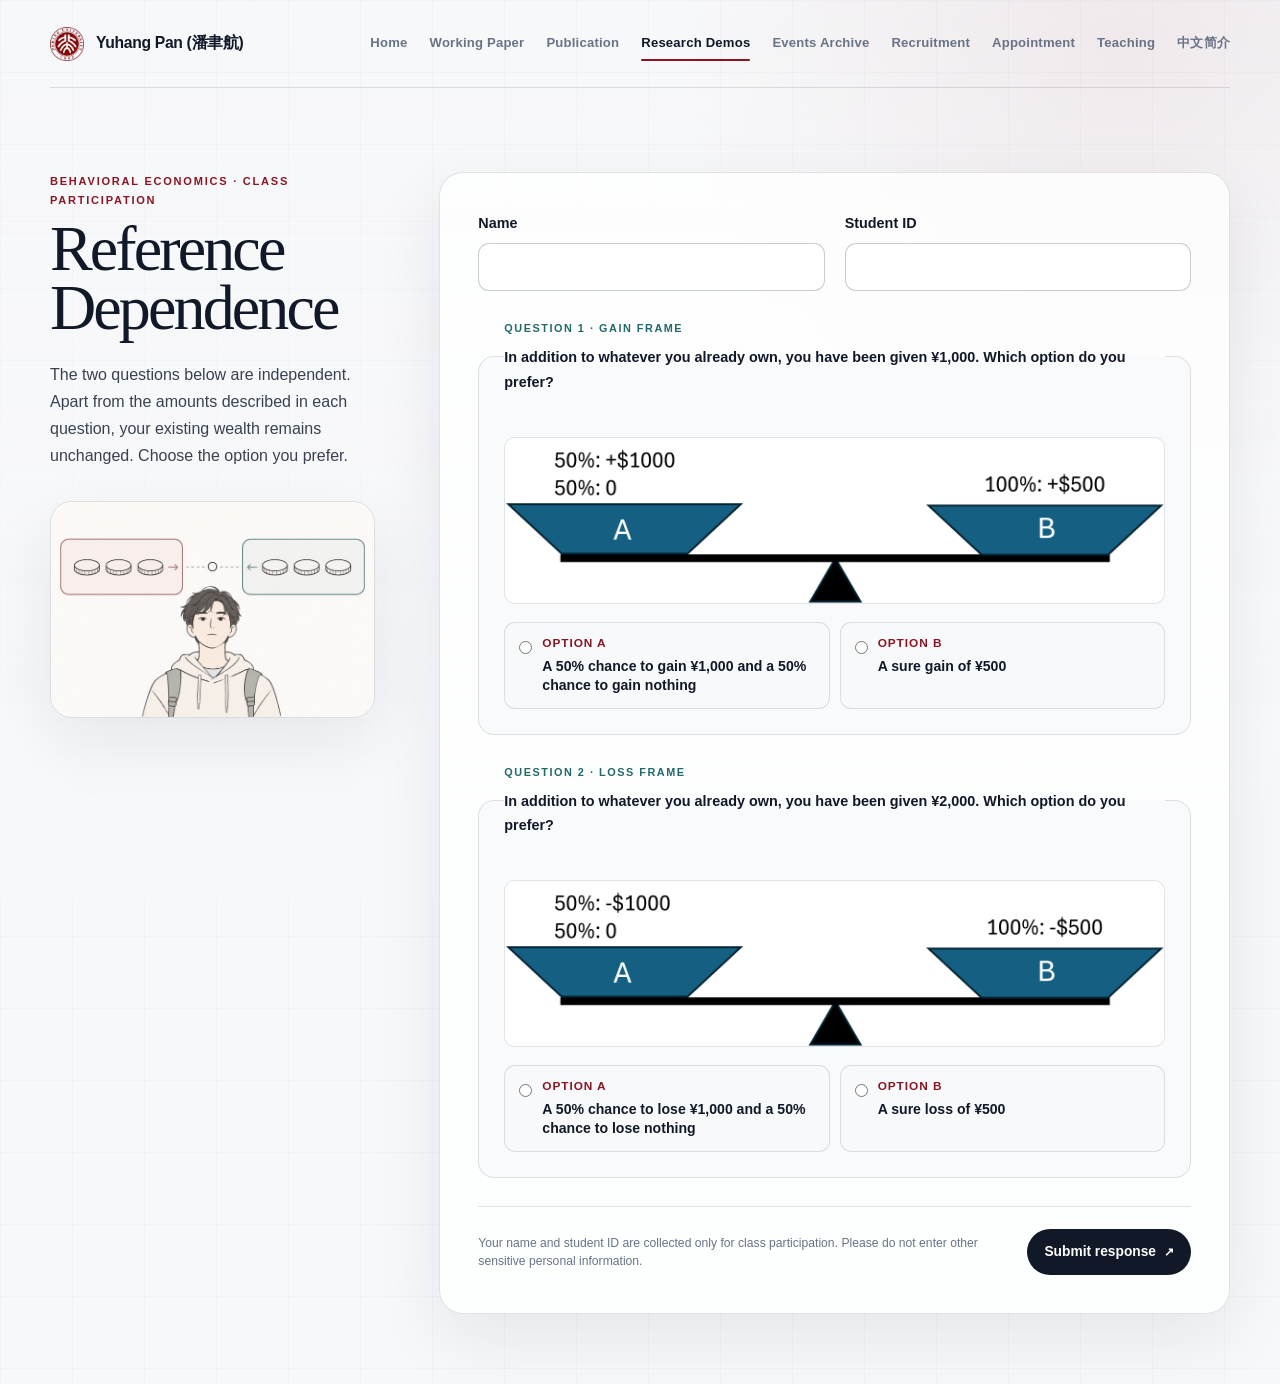
<file: reference-dependence.html>
<!doctype html>
<html lang="en">
  <head>
    <meta charset="utf-8" />
    <meta name="viewport" content="width=device-width, initial-scale=1" />
    <meta name="description" content="Class participation exercise about reference dependence and loss aversion." />
    <title>Reference Dependence | Yuhang Pan</title>
    <link rel="icon" href="assets/pku-logo.png" />
    <link rel="stylesheet" href="styles.css" />
  </head>
  <body>
    <div class="page">
      <header class="site-header">
        <a class="site-title" href="index.html"><img src="assets/pku-logo.png" alt="" /> <span class="site-name">Yuhang Pan (潘聿航)</span></a>
        <nav aria-label="Primary navigation">
          <a href="index.html">Home</a>
          <a href="working-papers.html">Working Paper</a>
          <a href="publications.html">Publication</a>
          <a aria-current="page" href="research-demos.html">Research Demos</a>
          <a href="events.html">Events Archive</a>
          <a href="recruiting.html">Recruitment</a>
          <a href="appointment.html">Appointment</a>
          <a href="teaching.html">Teaching</a>
          <a href="zh.html">中文简介</a>
        </nav>
      </header>

      <main class="content-page participation-page reference-dependence-page">
        <div class="participation-overview">
        <header class="participation-intro">
          <p class="eyebrow">Behavioral Economics · Class Participation</p>
          <h1>Reference Dependence</h1>
          <p>
            The two questions below are independent. Apart from the amounts described in each
            question, your existing wealth remains unchanged. Choose the option you prefer.
          </p>
        </header>

        <img class="participation-visual" src="assets/demo-reference-dependence.jpg" alt="A student weighing gains and losses around a reference point" />
        </div>

        <form
          class="participation-form"
          name="reference-dependence-exercise"
          method="POST"
          action="/research-demo-thanks.html"
          data-netlify="true"
          data-netlify-honeypot="bot-field"
        >
          <input type="hidden" name="form-name" value="reference-dependence-exercise" />
          <p class="form-honeypot" aria-hidden="true">
            <label>Do not fill this out: <input name="bot-field" tabindex="-1" autocomplete="off" /></label>
          </p>

          <div class="form-grid two-columns">
            <label class="field">
              <span>Name</span>
              <input type="text" name="name" autocomplete="name" required />
            </label>
            <label class="field">
              <span>Student ID</span>
              <input type="text" name="student_id" inputmode="numeric" autocomplete="off" required />
            </label>
          </div>

          <fieldset class="choice-fieldset kt-question">
            <legend>
              <span>Question 1 · Gain frame</span>
              In addition to whatever you already own, you have been given ¥1,000. Which option do you prefer?
            </legend>
            <img class="kt-illustration" src="assets/kt-gain.png" alt="Option A: a 50 percent chance to gain ¥1,000 and a 50 percent chance to gain nothing; Option B: a sure gain of ¥500" />
            <div class="choice-options">
              <label><input type="radio" name="gain_choice" value="A - 50% gain 1000, 50% gain 0" required /> <span><strong>Option A</strong>A 50% chance to gain ¥1,000 and a 50% chance to gain nothing</span></label>
              <label><input type="radio" name="gain_choice" value="B - Sure gain of 500" /> <span><strong>Option B</strong>A sure gain of ¥500</span></label>
            </div>
          </fieldset>

          <fieldset class="choice-fieldset kt-question">
            <legend>
              <span>Question 2 · Loss frame</span>
              In addition to whatever you already own, you have been given ¥2,000. Which option do you prefer?
            </legend>
            <img class="kt-illustration" src="assets/kt-loss.png" alt="Option A: a 50 percent chance to lose ¥1,000 and a 50 percent chance to lose nothing; Option B: a sure loss of ¥500" />
            <div class="choice-options">
              <label><input type="radio" name="loss_choice" value="A - 50% loss 1000, 50% loss 0" required /> <span><strong>Option A</strong>A 50% chance to lose ¥1,000 and a 50% chance to lose nothing</span></label>
              <label><input type="radio" name="loss_choice" value="B - Sure loss of 500" /> <span><strong>Option B</strong>A sure loss of ¥500</span></label>
            </div>
          </fieldset>

          <div class="form-submit-row">
            <p class="privacy-note">Your name and student ID are collected only for class participation. Please do not enter other sensitive personal information.</p>
            <button class="button primary" type="submit">Submit response</button>
          </div>
        </form>
      </main>
    </div>
  </body>
</html>
</file>
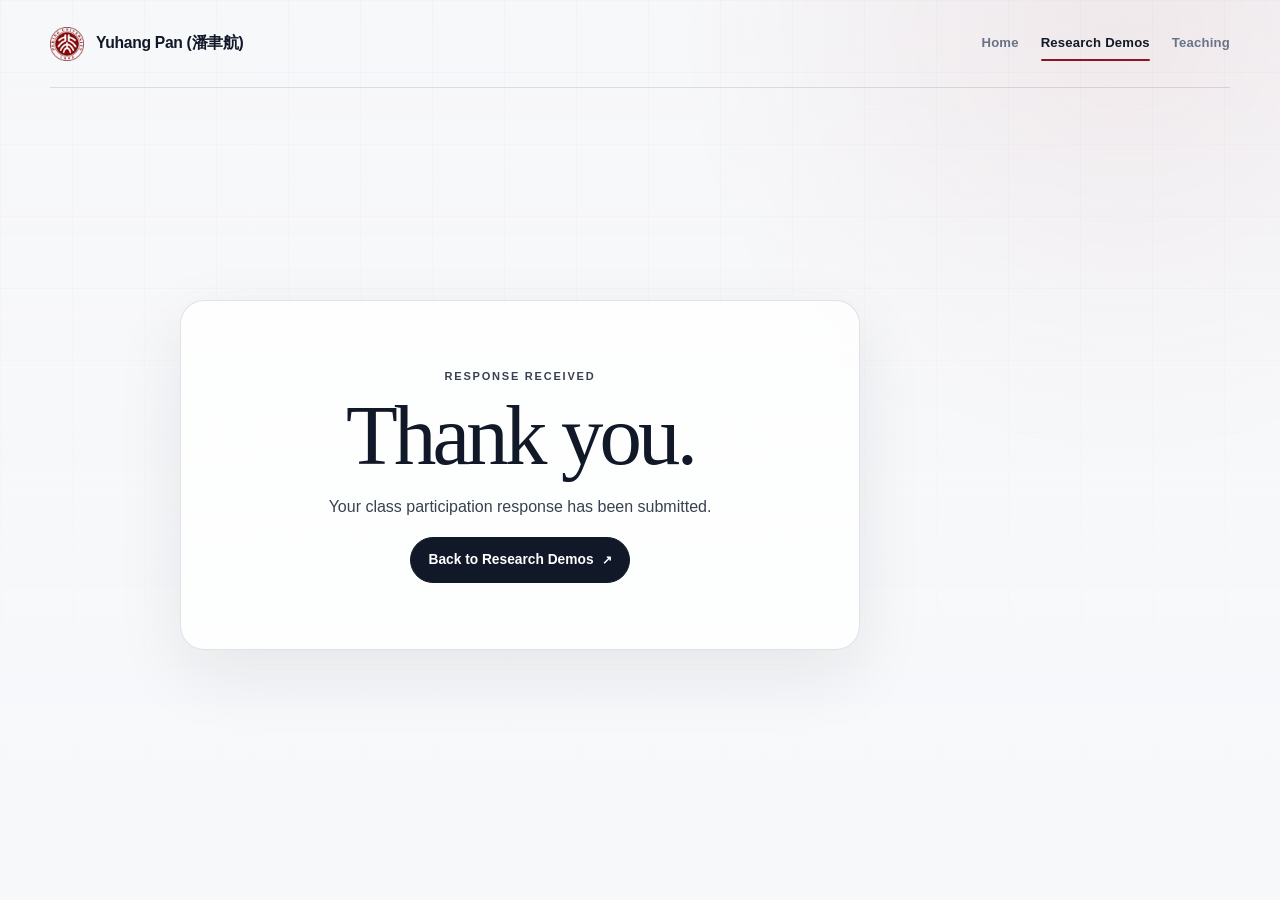
<file: research-demo-thanks.html>
<!doctype html>
<html lang="en">
  <head>
    <meta charset="utf-8" />
    <meta name="viewport" content="width=device-width, initial-scale=1" />
    <meta name="robots" content="noindex" />
    <title>Response Submitted | Yuhang Pan</title>
    <link rel="icon" href="assets/pku-logo.png" />
    <link rel="stylesheet" href="styles.css" />
  </head>
  <body>
    <div class="page">
      <header class="site-header">
        <a class="site-title" href="index.html"><img src="assets/pku-logo.png" alt="" /> <span class="site-name">Yuhang Pan (潘聿航)</span></a>
        <nav aria-label="Primary navigation">
          <a href="index.html">Home</a>
          <a aria-current="page" href="research-demos.html">Research Demos</a>
          <a href="teaching.html">Teaching</a>
        </nav>
      </header>

      <main class="content-page submission-page">
        <div class="submission-card">
          <p class="eyebrow">Response received</p>
          <h1>Thank you.</h1>
          <p>Your class participation response has been submitted.</p>
          <a class="button primary" href="research-demos.html">Back to Research Demos</a>
        </div>
      </main>
    </div>
  </body>
</html>
</file>
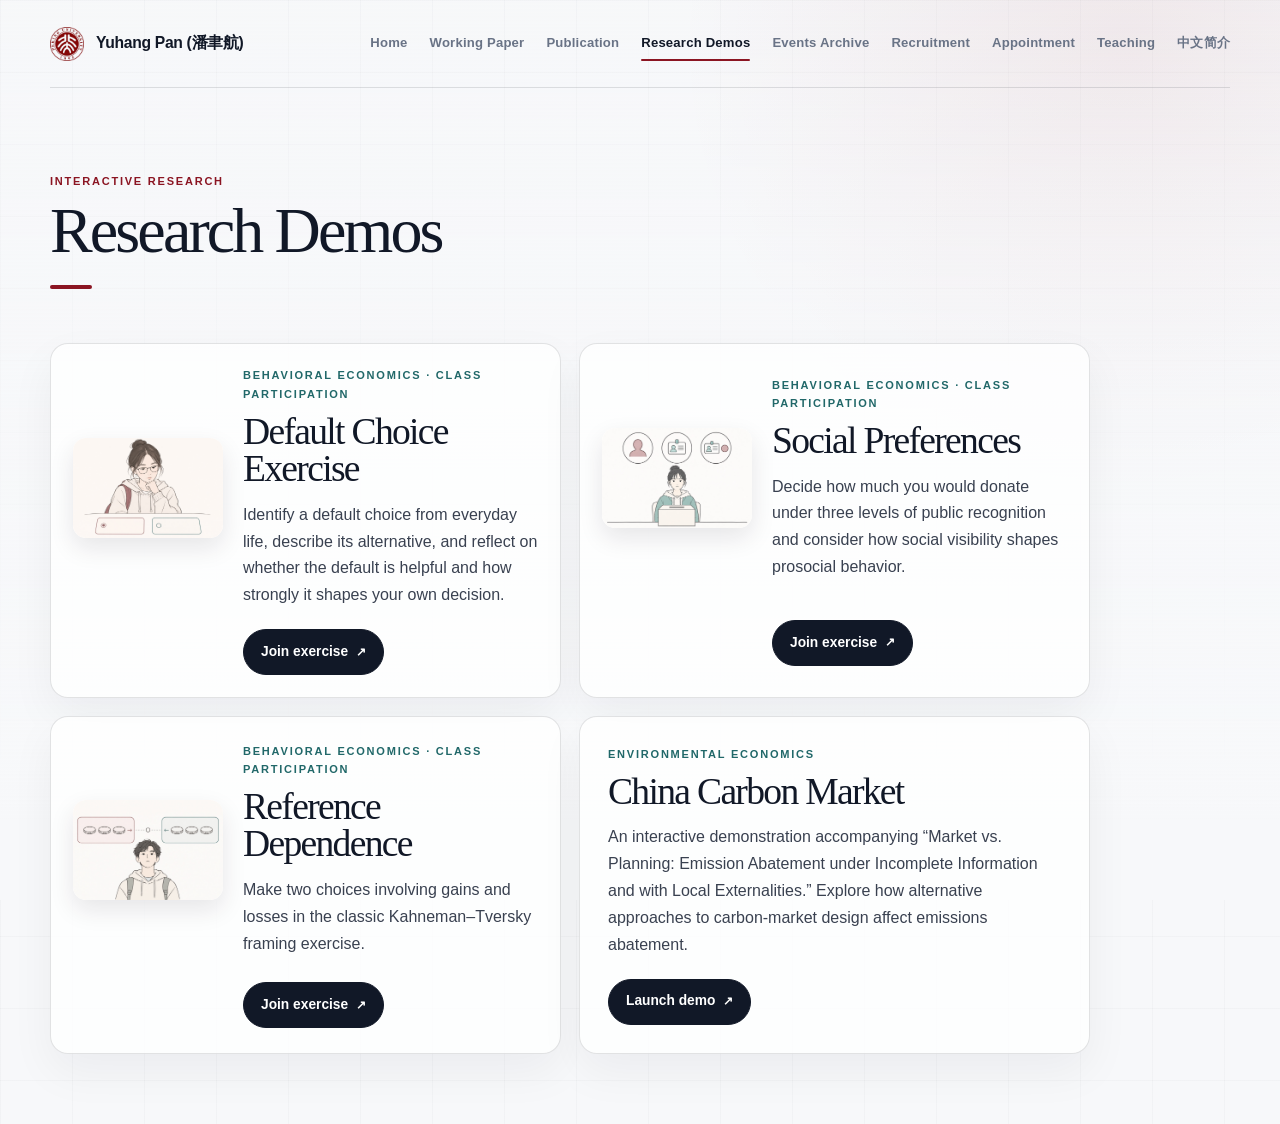
<file: research-demos.html>
<!doctype html>
<html lang="en">
  <head>
    <meta charset="utf-8" />
    <meta name="viewport" content="width=device-width, initial-scale=1" />
    <meta name="description" content="Interactive research demonstrations by Yuhang Pan." />
    <title>Research Demos | Yuhang Pan</title>
    <link rel="icon" href="assets/pku-logo.png" />
    <link rel="stylesheet" href="styles.css" />
  </head>
  <body>
    <div class="page">
      <header class="site-header">
        <a class="site-title" href="index.html"><img src="assets/pku-logo.png" alt="" /> <span class="site-name">Yuhang Pan (潘聿航)</span></a>
        <nav aria-label="Primary navigation">
          <a href="index.html">Home</a>
          <a href="working-papers.html">Working Paper</a>
          <a href="publications.html">Publication</a>
          <a aria-current="page" href="research-demos.html">Research Demos</a>
          <a href="events.html">Events Archive</a>
          <a href="recruiting.html">Recruitment</a>
          <a href="appointment.html">Appointment</a>
          <a href="teaching.html">Teaching</a>
          <a href="zh.html">中文简介</a>
        </nav>
      </header>

      <main class="content-page demos-page">
        <header class="research-page-header">
          <p class="eyebrow">Interactive research</p>
          <h1>Research Demos</h1>
        </header>

        <div class="demo-list">
          <article class="demo-card">
            <img class="demo-card-image" src="assets/demo-default-choice.jpg" alt="A student comparing a preset option with an active alternative" />
            <div>
              <p class="tag">Behavioral Economics · Class Participation</p>
              <h2>Default Choice Exercise</h2>
              <p>
                Identify a default choice from everyday life, describe its alternative, and reflect
                on whether the default is helpful and how strongly it shapes your own decision.
              </p>
            </div>
            <a class="button primary" href="default-choice.html">Join exercise</a>
          </article>

          <article class="demo-card">
            <img class="demo-card-image" src="assets/demo-social-preferences.jpg" alt="A student donating under anonymous and publicly recognized settings" />
            <div>
              <p class="tag">Behavioral Economics · Class Participation</p>
              <h2>Social Preferences</h2>
              <p>
                Decide how much you would donate under three levels of public recognition and
                consider how social visibility shapes prosocial behavior.
              </p>
            </div>
            <a class="button primary" href="social-preferences.html">Join exercise</a>
          </article>

          <article class="demo-card">
            <img class="demo-card-image" src="assets/demo-reference-dependence.jpg" alt="A student weighing gains and losses around a reference point" />
            <div>
              <p class="tag">Behavioral Economics · Class Participation</p>
              <h2>Reference Dependence</h2>
              <p>
                Make two choices involving gains and losses in the classic Kahneman–Tversky
                framing exercise.
              </p>
            </div>
            <a class="button primary" href="reference-dependence.html">Join exercise</a>
          </article>

          <article class="demo-card">
            <div>
              <p class="tag">Environmental Economics</p>
              <h2>China Carbon Market</h2>
              <p>
                An interactive demonstration accompanying “Market vs. Planning: Emission Abatement
                under Incomplete Information and with Local Externalities.” Explore how alternative
                approaches to carbon-market design affect emissions abatement.
              </p>
            </div>
            <a class="button primary" href="https://china-carbon-market.netlify.app/">Launch demo</a>
          </article>
        </div>
      </main>
    </div>
  </body>
</html>
</file>
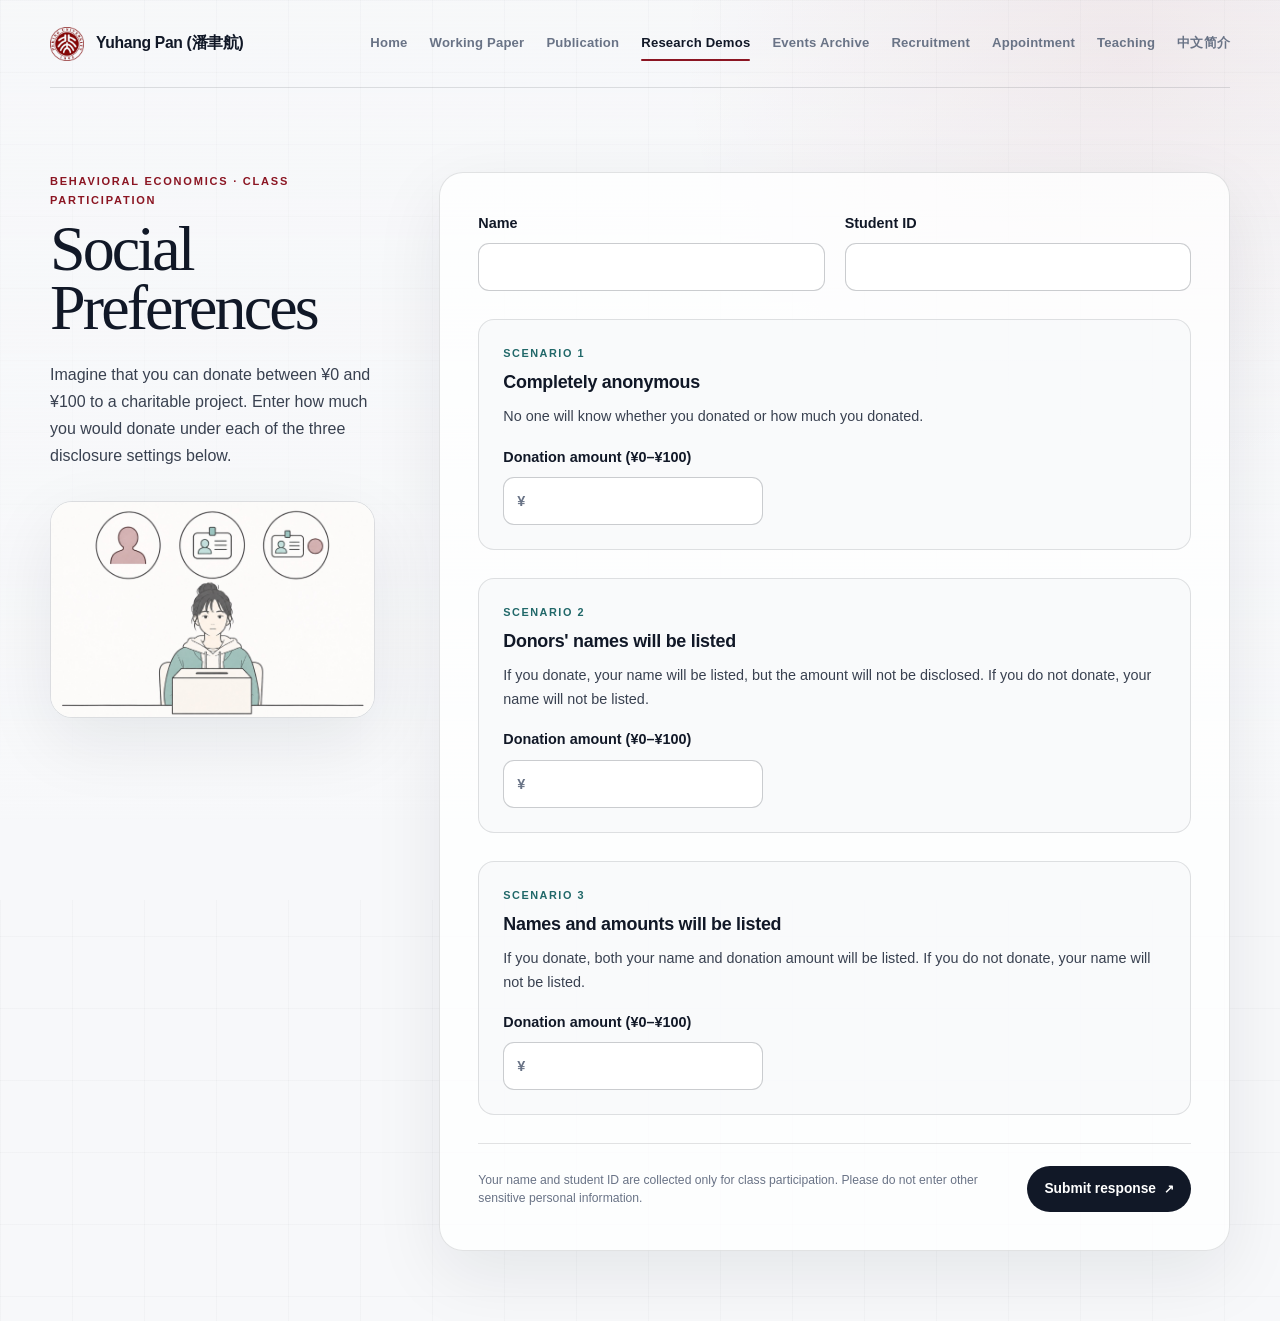
<file: social-preferences.html>
<!doctype html>
<html lang="en">
  <head>
    <meta charset="utf-8" />
    <meta name="viewport" content="width=device-width, initial-scale=1" />
    <meta name="description" content="Class participation exercise about social preferences and charitable giving." />
    <title>Social Preferences | Yuhang Pan</title>
    <link rel="icon" href="assets/pku-logo.png" />
    <link rel="stylesheet" href="styles.css" />
  </head>
  <body>
    <div class="page">
      <header class="site-header">
        <a class="site-title" href="index.html"><img src="assets/pku-logo.png" alt="" /> <span class="site-name">Yuhang Pan (潘聿航)</span></a>
        <nav aria-label="Primary navigation">
          <a href="index.html">Home</a>
          <a href="working-papers.html">Working Paper</a>
          <a href="publications.html">Publication</a>
          <a aria-current="page" href="research-demos.html">Research Demos</a>
          <a href="events.html">Events Archive</a>
          <a href="recruiting.html">Recruitment</a>
          <a href="appointment.html">Appointment</a>
          <a href="teaching.html">Teaching</a>
          <a href="zh.html">中文简介</a>
        </nav>
      </header>

      <main class="content-page participation-page social-preferences-page">
        <div class="participation-overview">
        <header class="participation-intro">
          <p class="eyebrow">Behavioral Economics · Class Participation</p>
          <h1>Social Preferences</h1>
          <p>
            Imagine that you can donate between ¥0 and ¥100 to a charitable project. Enter how much
            you would donate under each of the three disclosure settings below.
          </p>
        </header>

        <img class="participation-visual" src="assets/demo-social-preferences.jpg" alt="A student donating under anonymous and publicly recognized settings" />
        </div>

        <form
          class="participation-form"
          name="social-preferences-exercise"
          method="POST"
          action="/research-demo-thanks.html"
          data-netlify="true"
          data-netlify-honeypot="bot-field"
        >
          <input type="hidden" name="form-name" value="social-preferences-exercise" />
          <p class="form-honeypot" aria-hidden="true">
            <label>Do not fill this out: <input name="bot-field" tabindex="-1" autocomplete="off" /></label>
          </p>

          <div class="form-grid two-columns">
            <label class="field">
              <span>Name</span>
              <input type="text" name="name" autocomplete="name" required />
            </label>
            <label class="field">
              <span>Student ID</span>
              <input type="text" name="student_id" inputmode="numeric" autocomplete="off" required />
            </label>
          </div>

          <div class="scenario-block">
            <p class="scenario-number">Scenario 1</p>
            <h2>Completely anonymous</h2>
            <p>No one will know whether you donated or how much you donated.</p>
            <label class="field amount-field">
              <span>Donation amount (¥0–¥100)</span>
              <span class="amount-input"><b>¥</b><input type="number" name="donation_anonymous" min="0" max="100" step="1" inputmode="numeric" required /></span>
            </label>
          </div>

          <div class="scenario-block">
            <p class="scenario-number">Scenario 2</p>
            <h2>Donors' names will be listed</h2>
            <p>If you donate, your name will be listed, but the amount will not be disclosed. If you do not donate, your name will not be listed.</p>
            <label class="field amount-field">
              <span>Donation amount (¥0–¥100)</span>
              <span class="amount-input"><b>¥</b><input type="number" name="donation_name_public" min="0" max="100" step="1" inputmode="numeric" required /></span>
            </label>
          </div>

          <div class="scenario-block">
            <p class="scenario-number">Scenario 3</p>
            <h2>Names and amounts will be listed</h2>
            <p>If you donate, both your name and donation amount will be listed. If you do not donate, your name will not be listed.</p>
            <label class="field amount-field">
              <span>Donation amount (¥0–¥100)</span>
              <span class="amount-input"><b>¥</b><input type="number" name="donation_name_amount_public" min="0" max="100" step="1" inputmode="numeric" required /></span>
            </label>
          </div>

          <div class="form-submit-row">
            <p class="privacy-note">Your name and student ID are collected only for class participation. Please do not enter other sensitive personal information.</p>
            <button class="button primary" type="submit">Submit response</button>
          </div>
        </form>
      </main>
    </div>
  </body>
</html>
</file>
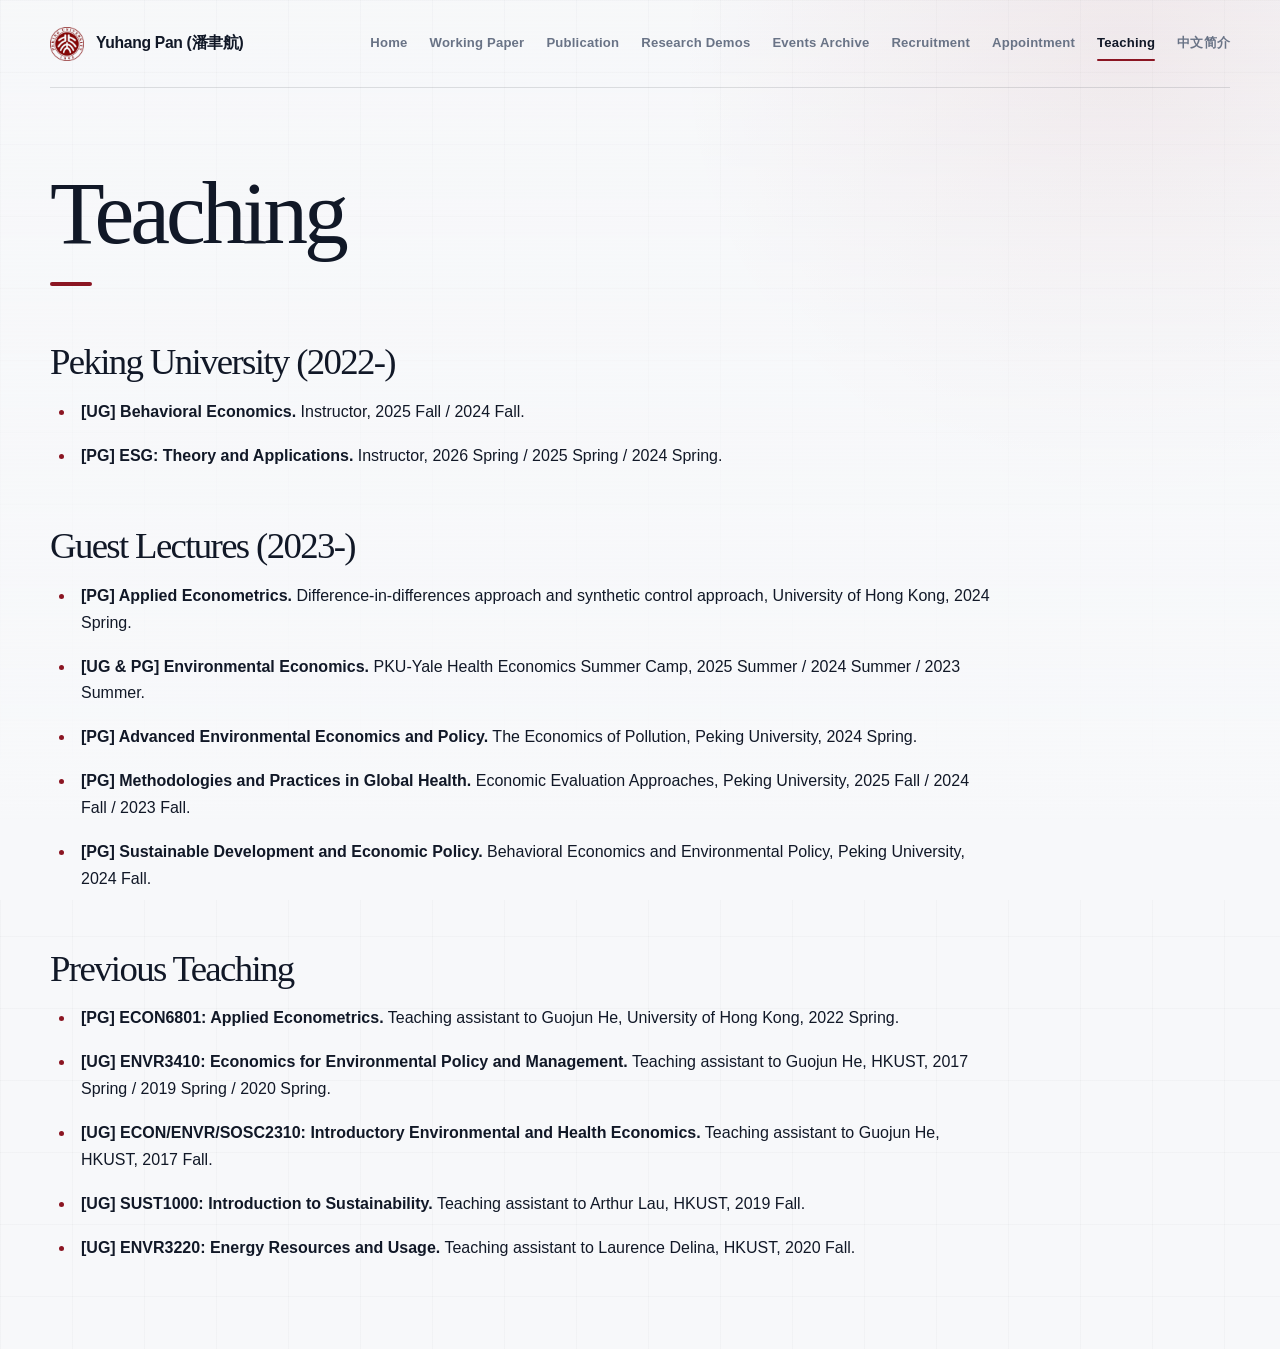
<file: teaching.html>
<!doctype html>
<html lang="en">
  <head>
    <meta charset="utf-8" />
    <meta name="viewport" content="width=device-width, initial-scale=1" />
    <title>Teaching | Yuhang Pan</title>
    <link rel="icon" href="assets/pku-logo.png" />
    <link rel="stylesheet" href="styles.css" />
  </head>
  <body>
    <div class="page">
      <header class="site-header">
        <a class="site-title" href="index.html"><img src="assets/pku-logo.png" alt="" /> <span class="site-name">Yuhang Pan (潘聿航)</span></a>
        <nav aria-label="Primary navigation">
          <a href="index.html">Home</a>
          <a href="working-papers.html">Working Paper</a>
          <a href="publications.html">Publication</a>
          <a href="research-demos.html">Research Demos</a>
          <a href="events.html">Events Archive</a>
          <a href="recruiting.html">Recruitment</a>
          <a href="appointment.html">Appointment</a>
          <a aria-current="page" href="teaching.html">Teaching</a>
          <a href="zh.html">中文简介</a>
        </nav>
      </header>

      <main class="content-page">
        <h1>Teaching</h1>
        <h2>Peking University (2022-)</h2>
        <ul class="item-list compact">
          <li><strong>[UG] Behavioral Economics.</strong> Instructor, 2025 Fall / 2024 Fall.</li>
          <li><strong>[PG] ESG: Theory and Applications.</strong> Instructor, 2026 Spring / 2025 Spring / 2024 Spring.</li>
        </ul>

        <h2>Guest Lectures (2023-)</h2>
        <ul class="item-list compact">
          <li><strong>[PG] Applied Econometrics.</strong> Difference-in-differences approach and synthetic control approach, University of Hong Kong, 2024 Spring.</li>
          <li><strong>[UG &amp; PG] Environmental Economics.</strong> PKU-Yale Health Economics Summer Camp, 2025 Summer / 2024 Summer / 2023 Summer.</li>
          <li><strong>[PG] Advanced Environmental Economics and Policy.</strong> The Economics of Pollution, Peking University, 2024 Spring.</li>
          <li><strong>[PG] Methodologies and Practices in Global Health.</strong> Economic Evaluation Approaches, Peking University, 2025 Fall / 2024 Fall / 2023 Fall.</li>
          <li><strong>[PG] Sustainable Development and Economic Policy.</strong> Behavioral Economics and Environmental Policy, Peking University, 2024 Fall.</li>
        </ul>

        <h2>Previous Teaching</h2>
        <ul class="item-list compact">
          <li><strong>[PG] ECON6801: Applied Econometrics.</strong> Teaching assistant to Guojun He, University of Hong Kong, 2022 Spring.</li>
          <li><strong>[UG] ENVR3410: Economics for Environmental Policy and Management.</strong> Teaching assistant to Guojun He, HKUST, 2017 Spring / 2019 Spring / 2020 Spring.</li>
          <li><strong>[UG] ECON/ENVR/SOSC2310: Introductory Environmental and Health Economics.</strong> Teaching assistant to Guojun He, HKUST, 2017 Fall.</li>
          <li><strong>[UG] SUST1000: Introduction to Sustainability.</strong> Teaching assistant to Arthur Lau, HKUST, 2019 Fall.</li>
          <li><strong>[UG] ENVR3220: Energy Resources and Usage.</strong> Teaching assistant to Laurence Delina, HKUST, 2020 Fall.</li>
        </ul>
      </main>
    </div>
  </body>
</html>
</file>
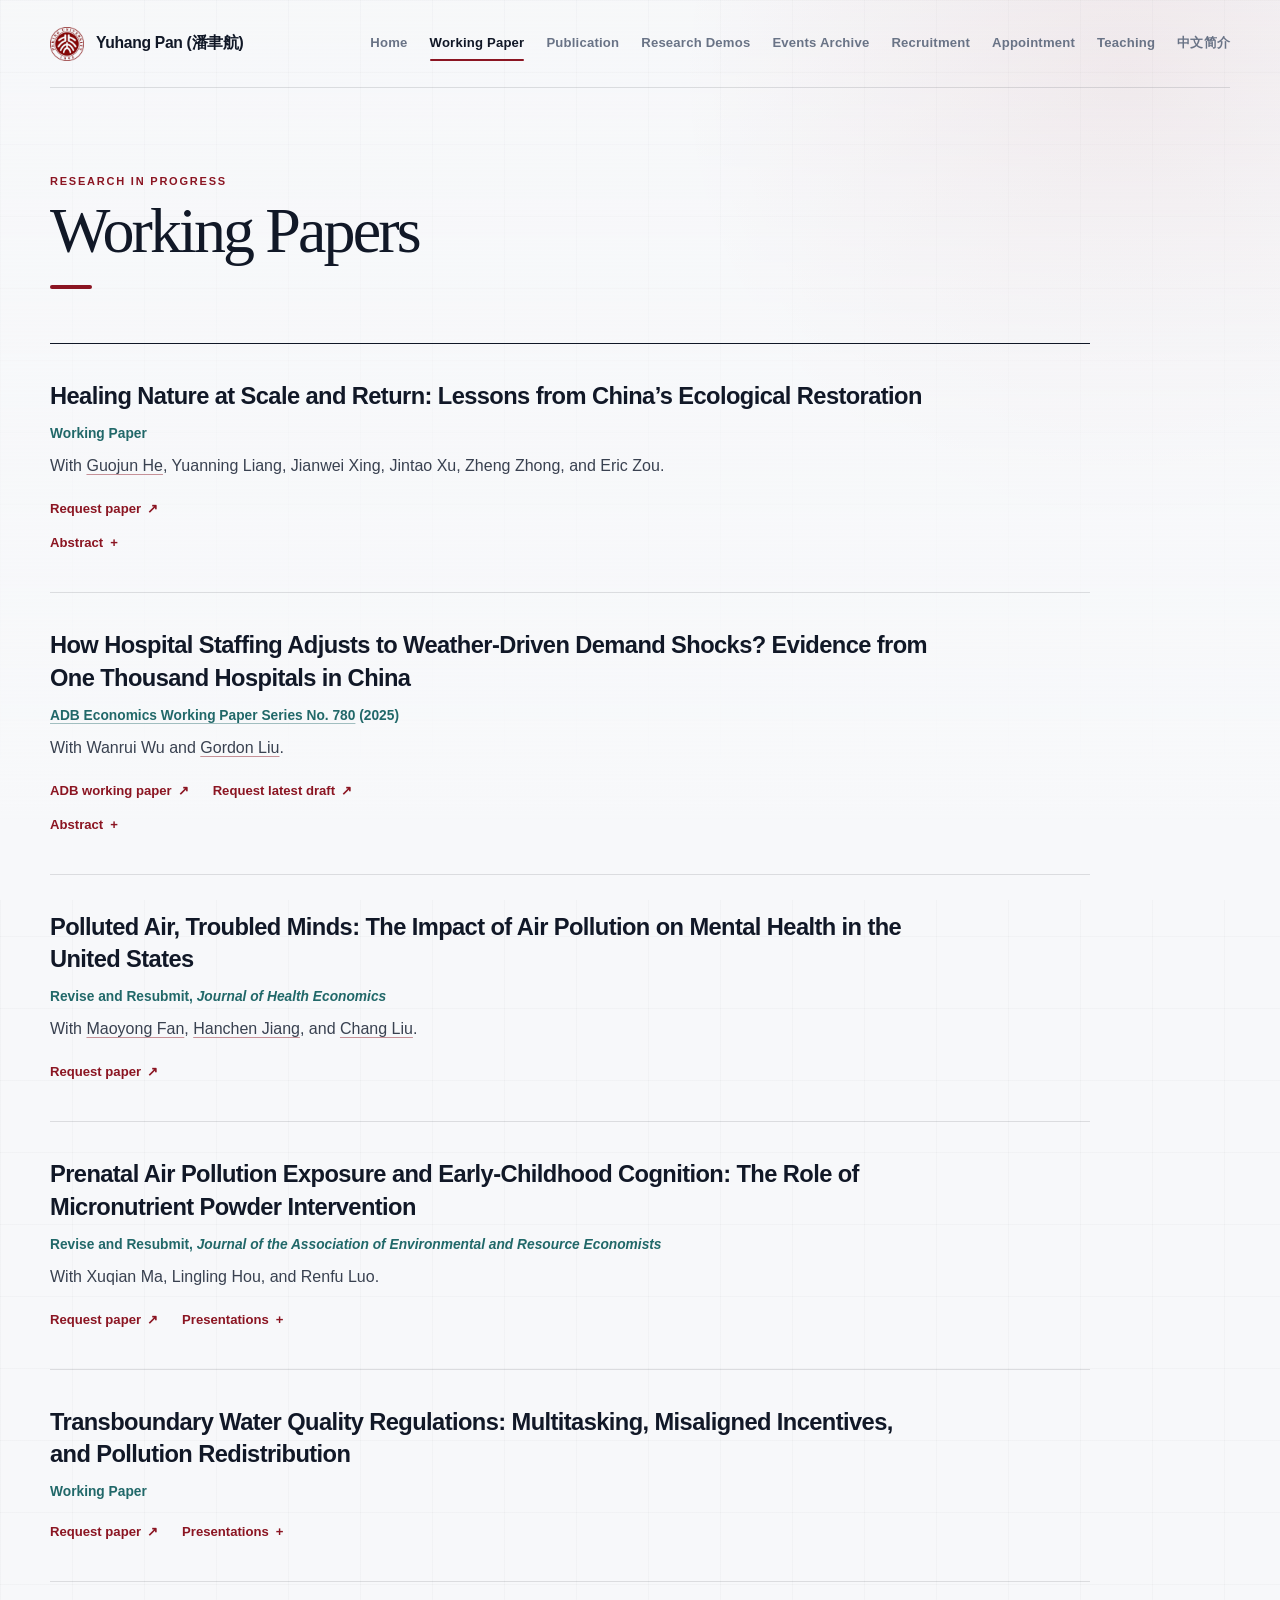
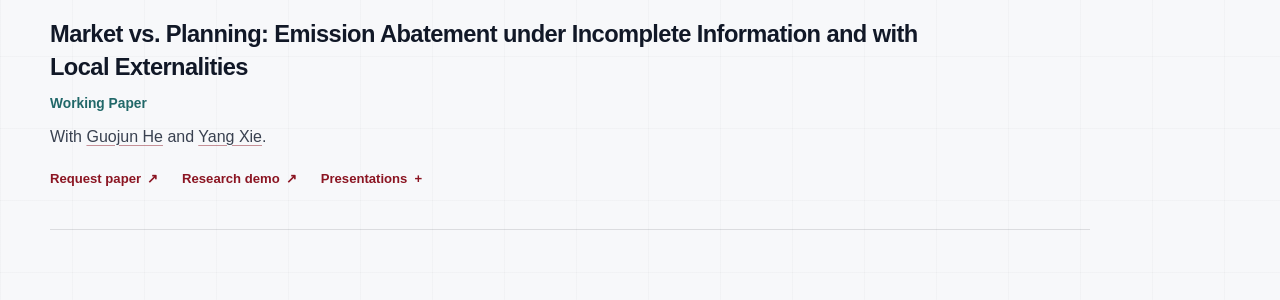
<file: working-papers.html>
<!doctype html>
<html lang="en">
  <head>
    <meta charset="utf-8" />
    <meta name="viewport" content="width=device-width, initial-scale=1" />
    <title>Working Paper | Yuhang Pan</title>
    <link rel="icon" href="assets/pku-logo.png" />
    <link rel="stylesheet" href="styles.css" />
  </head>
  <body>
    <div class="page">
      <header class="site-header">
        <a class="site-title" href="index.html"><img src="assets/pku-logo.png" alt="" /> <span class="site-name">Yuhang Pan (潘聿航)</span></a>
        <nav aria-label="Primary navigation">
          <a href="index.html">Home</a>
          <a aria-current="page" href="working-papers.html">Working Paper</a>
          <a href="publications.html">Publication</a>
          <a href="research-demos.html">Research Demos</a>
          <a href="events.html">Events Archive</a>
          <a href="recruiting.html">Recruitment</a>
          <a href="appointment.html">Appointment</a>
          <a href="teaching.html">Teaching</a>
          <a href="zh.html">中文简介</a>
        </nav>
      </header>

      <main class="content-page paper-page">
        <header class="research-page-header">
          <p class="eyebrow">Research in progress</p>
          <h1>Working Papers</h1>
        </header>
        <div class="paper-list">
          <article class="paper-item">
            <div class="paper-body">
              <h2>Healing Nature at Scale and Return: Lessons from China’s Ecological Restoration</h2>
              <p class="paper-status">Working Paper</p>
              <p class="meta coauthors">With <a href="https://www.guojunhe.com/">Guojun He</a>, Yuanning Liang, Jianwei Xing, Jintao Xu, Zheng Zhong, and Eric Zou.</p>
              <div class="paper-actions">
                <a href="mailto:yhpan@pku.edu.cn?subject=Paper request: Healing Nature at Scale and Return">Request paper</a>
                <details class="paper-details compact-details abstract-panel">
                  <summary>Abstract</summary>
                  <p>
                    Ecosystem restoration is increasingly promoted as a global strategy to combat biodiversity loss, climate change, and environmental degradation. Yet robust empirical evidence for long-term, cost-effective recovery at national scales remains limited. Critics also emphasize that restoration outcomes are often context-dependent and that trade-offs and costs are poorly quantified. Here we show that China’s ecological reforestation programs (ERPs), which have restored over 100 million hectares of land, generated substantial ecological and public health benefits, including reductions in climate extremes, improvements in air and water quality, and biodiversity recovery, all without compromising agricultural productivity. Over two decades, the monetized health gains from the ERPs exceeded program costs ten times over. Using China as an empirical benchmark, we construct a global return-on-investment (ROI) map for forest restoration. This projection identifies regions, such as parts of South and Southeast Asia, West Africa, Central Europe, and the eastern United States, where reforestation could yield comparably high returns.
                  </p>
                </details>
              </div>
            </div>
          </article>

          <article class="paper-item">
            <div class="paper-body">
              <h2>How Hospital Staffing Adjusts to Weather-Driven Demand Shocks? Evidence from One Thousand Hospitals in China</h2>
              <p class="paper-series"><a href="https://www.adb.org/publications/hospital-workload-adaptation-climate-change-prc">ADB Economics Working Paper Series No. 780</a> (2025)</p>
              <p class="meta coauthors">With Wanrui Wu and <a href="https://www.ghd.pku.edu.cn/English/People/Faculty_fe5100f8d50a4875a92ad8991380a172/L_fe5100f8d50a4875a92ad8991380a172/Gordonliu/index.blk.htm">Gordon Liu</a>.</p>
              <div class="paper-actions">
                <a href="https://www.adb.org/publications/hospital-workload-adaptation-climate-change-prc">ADB working paper</a>
                <a href="mailto:yhpan@pku.edu.cn?subject=Paper request: How Hospital Staffing Adjusts to Weather-Driven Demand Shocks">Request latest draft</a>
                <details class="paper-details compact-details abstract-panel">
                  <summary>Abstract</summary>
                  <p>
                    Hospitals in many countries operate close to capacity, so short-run surges in demand can generate congestion and threaten care quality. Yet there is limited evidence on how hospitals adjust physician staffing in response to such shocks and whether these adjustments protect patients. Using daily data from 1,113 public hospitals in China from 2013–2022 linked to hospital-centered weather fluctuations, we study how temperature-driven demand shocks affect emergency department (ED) inpatient workload, staffing, and outcomes. Relative to 12–15°C days, ED inpatient admissions fall by 11.6% below −6°C and rise by 8.0% above 30°C, implying a nearly linear temperature-utilization relationship. On very hot days, physicians treating new ED inpatients increase by 2.3%, driven almost entirely by junior doctors, while senior staffing does not change systematically. Admissions per physician rise only about one quarter as much as total admissions, indicating that staffing adjustments substantially attenuate workload shocks. Despite large swings in demand, we find no statistically significant effects on in-hospital mortality, length of stay, or waiting time to first surgery, and total healthcare expenditure on hot days rises mainly through higher out-of-pocket payments. These results show that hospitals buffer acute demand shocks by reallocating work toward junior physicians, maintaining short-run quality and throughput even when demand fluctuates sharply.
                  </p>
                </details>
              </div>
            </div>
          </article>

          <article class="paper-item">
            <div class="paper-body">
              <h2>Polluted Air, Troubled Minds: The Impact of Air Pollution on Mental Health in the United States</h2>
              <p class="paper-status">Revise and Resubmit, <em>Journal of Health Economics</em></p>
              <p class="meta coauthors">With <a href="https://sites.google.com/site/maoyongfan/home">Maoyong Fan</a>, <a href="https://sites.google.com/view/hjiang/">Hanchen Jiang</a>, and <a href="https://www.bsu.edu/academics/collegesanddepartments/finance-insurance/about-us/faculty-and-staff/liuchang">Chang Liu</a>.</p>
              <div class="paper-actions">
                <a href="mailto:yhpan@pku.edu.cn?subject=Paper request: Polluted Air, Troubled Minds">Request paper</a>
              </div>
            </div>
          </article>

          <article class="paper-item">
            <div class="paper-body">
              <h2>Prenatal Air Pollution Exposure and Early-Childhood Cognition: The Role of Micronutrient Powder Intervention</h2>
              <p class="paper-status">Revise and Resubmit, <em>Journal of the Association of Environmental and Resource Economists</em></p>
              <p class="meta coauthors">With Xuqian Ma, Lingling Hou, and Renfu Luo.</p>
              <div class="paper-actions">
                <a href="mailto:yhpan@pku.edu.cn?subject=Paper request: Prenatal Air Pollution Exposure">Request paper</a>
                <details class="paper-details compact-details">
                  <summary>Presentations</summary>
                  <p>
                    2024 CAERE Annual Conference, 4th Meeting of the Asian Workshop on Econometrics
                    and Health Economics, 2024 Pacific Conference for Development Economics; Asian
                    Development Bank Institute; Sichuan University, University of Sussex, and
                    Peking University.
                  </p>
                </details>
              </div>
            </div>
          </article>

          <article class="paper-item">
            <div class="paper-body">
              <h2>Transboundary Water Quality Regulations: Multitasking, Misaligned Incentives, and Pollution Redistribution</h2>
              <p class="paper-status">Working Paper</p>
              <div class="paper-actions">
                <a href="mailto:yhpan@pku.edu.cn?subject=Paper request: Transboundary Water Quality Regulations">Request paper</a>
                <details class="paper-details compact-details">
                  <summary>Presentations</summary>
                  <p>
                    2020 EEA Annual Congress, 2021 Chinese Economist Society Annual Meeting, 2021
                    EAERE Annual Conference, 2021 Econometric Society European Winter Meeting, 2023
                    CCER Summer Institute; Peking University and Jinan University.
                  </p>
                </details>
              </div>
            </div>
          </article>

          <article class="paper-item">
            <div class="paper-body">
              <h2>Market vs. Planning: Emission Abatement under Incomplete Information and with Local Externalities</h2>
              <p class="paper-status">Working Paper</p>
              <p class="meta coauthors">With <a href="https://www.guojunhe.com/">Guojun He</a> and <a href="https://yang-xie.super.site/">Yang Xie</a>.</p>
              <div class="paper-actions">
                <a href="mailto:yhpan@pku.edu.cn?subject=Paper request: Market vs. Planning">Request paper</a>
                <a href="https://china-carbon-market.netlify.app/">Research demo</a>
                <details class="paper-details compact-details">
                  <summary>Presentations</summary>
                  <p>
                    2023 AERE Summer Conference, 2023 ESEM, 2022 ASSA Meeting, EPIC Conference on
                    Counting the Costs and Addressing the Impacts of Climate Change, 4th Forum for
                    China's Energy, Environment and Climate Change Economics; Asian Development
                    Bank, Chinese University of Hong Kong, Hong Kong University of Science and
                    Technology, National University of Singapore, Peking University, Renmin
                    University, Shanghai University of Finance and Economics, Stanford University,
                    University of Hong Kong, and Xiamen University.
                  </p>
                </details>
              </div>
            </div>
          </article>
        </div>
      </main>
    </div>
  </body>
</html>
</file>
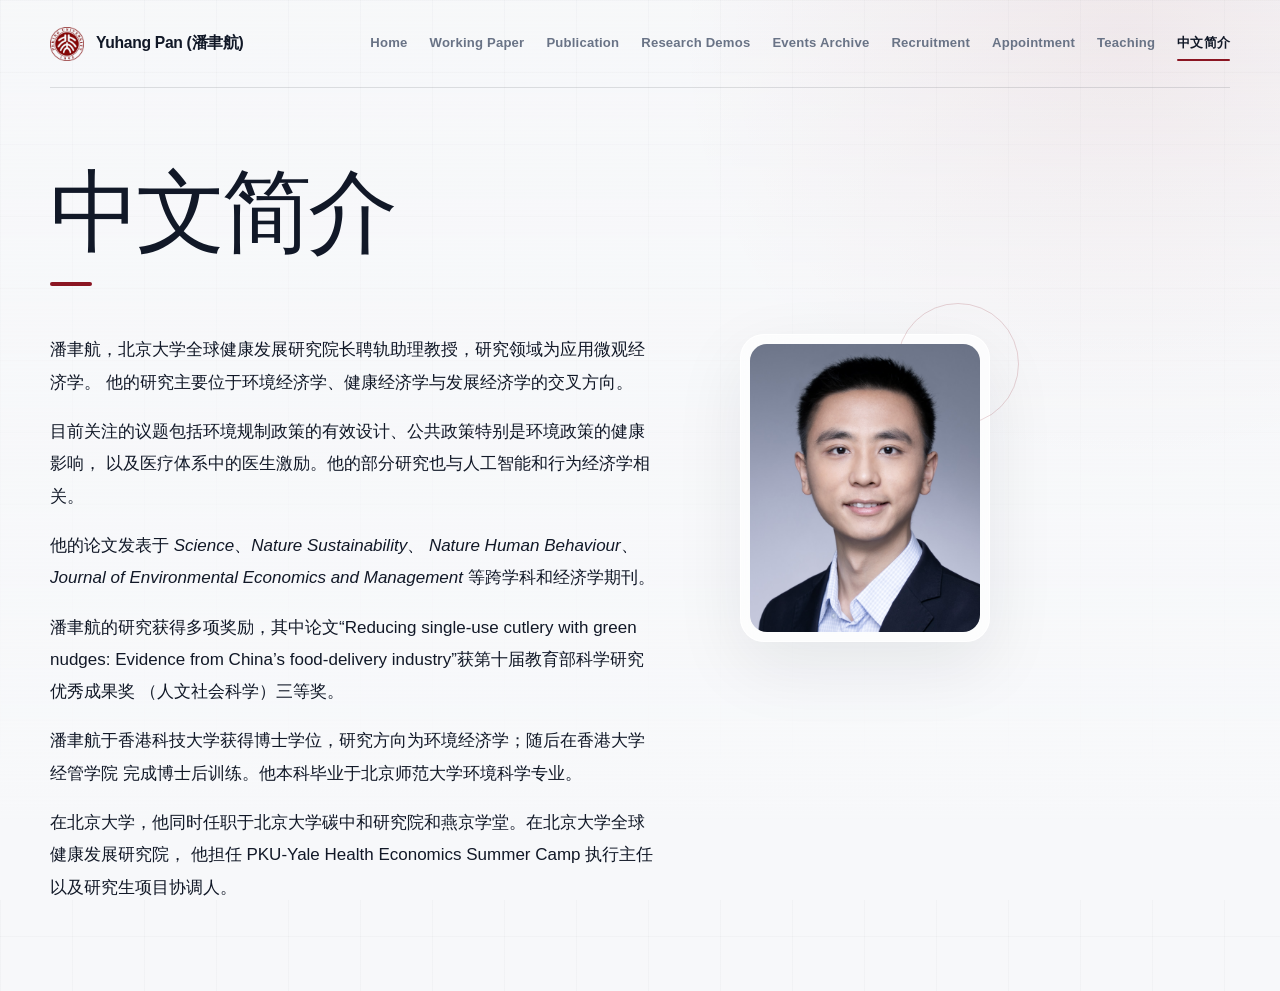
<file: zh.html>
<!doctype html>
<html lang="zh-CN">
  <head>
    <meta charset="utf-8" />
    <meta name="viewport" content="width=device-width, initial-scale=1" />
    <title>中文简介 | 潘聿航</title>
    <link rel="icon" href="assets/pku-logo.png" />
    <link rel="stylesheet" href="styles.css" />
  </head>
  <body>
    <div class="page">
      <header class="site-header">
        <a class="site-title" href="index.html"><img src="assets/pku-logo.png" alt="" /> <span class="site-name">Yuhang Pan (潘聿航)</span></a>
        <nav aria-label="Primary navigation">
          <a href="index.html">Home</a>
          <a href="working-papers.html">Working Paper</a>
          <a href="publications.html">Publication</a>
          <a href="research-demos.html">Research Demos</a>
          <a href="events.html">Events Archive</a>
          <a href="recruiting.html">Recruitment</a>
          <a href="appointment.html">Appointment</a>
          <a href="teaching.html">Teaching</a>
          <a aria-current="page" href="zh.html">中文简介</a>
        </nav>
      </header>

      <main class="content-page zh-copy">
        <h1>中文简介</h1>
        <section class="zh-profile">
          <div>
            <p>
              潘聿航，北京大学全球健康发展研究院长聘轨助理教授，研究领域为应用微观经济学。
              他的研究主要位于环境经济学、健康经济学与发展经济学的交叉方向。
            </p>
            <p>
              目前关注的议题包括环境规制政策的有效设计、公共政策特别是环境政策的健康影响，
              以及医疗体系中的医生激励。他的部分研究也与人工智能和行为经济学相关。
            </p>
            <p>
              他的论文发表于 <em>Science</em>、<em>Nature Sustainability</em>、
              <em>Nature Human Behaviour</em>、<em>Journal of Environmental Economics and
              Management</em> 等跨学科和经济学期刊。
            </p>
            <p>
              潘聿航的研究获得多项奖励，其中论文“Reducing single-use cutlery with green nudges:
              Evidence from China’s food-delivery industry”获第十届教育部科学研究优秀成果奖
              （人文社会科学）三等奖。
            </p>
            <p>
              潘聿航于香港科技大学获得博士学位，研究方向为环境经济学；随后在香港大学经管学院
              完成博士后训练。他本科毕业于北京师范大学环境科学专业。
            </p>
            <p>
              在北京大学，他同时任职于北京大学碳中和研究院和燕京学堂。在北京大学全球健康发展研究院，
              他担任 PKU-Yale Health Economics Summer Camp 执行主任以及研究生项目协调人。
            </p>
          </div>
          <aside class="profile-card" aria-label="潘聿航照片">
            <img src="assets/profile.jpg" alt="潘聿航" />
          </aside>
        </section>
      </main>
    </div>
  </body>
</html>
</file>
<file: styles.css>
:root {
  --ink: #111827;
  --ink-soft: #394150;
  --muted: #697386;
  --paper: #f7f8fa;
  --surface: rgba(255, 255, 255, 0.78);
  --line: rgba(17, 24, 39, 0.12);
  --line-strong: rgba(17, 24, 39, 0.22);
  --accent: #8b1522;
  --accent-dark: #68101a;
  --accent-soft: #f6e9eb;
  --signal: #216869;
  --max-width: 1180px;
  --radius: 18px;
  --shadow: 0 24px 70px rgba(17, 24, 39, 0.08);
}

* { box-sizing: border-box; }

html { scroll-behavior: smooth; }

body {
  margin: 0;
  color: var(--ink);
  background:
    radial-gradient(circle at 88% 4%, rgba(139, 21, 34, 0.08), transparent 28rem),
    linear-gradient(rgba(17, 24, 39, 0.025) 1px, transparent 1px),
    linear-gradient(90deg, rgba(17, 24, 39, 0.025) 1px, transparent 1px),
    var(--paper);
  background-size: auto, 72px 72px, 72px 72px, auto;
  font-family: Inter, ui-sans-serif, -apple-system, BlinkMacSystemFont, "Segoe UI", sans-serif;
  font-size: 16px;
  line-height: 1.68;
  -webkit-font-smoothing: antialiased;
}

body::before {
  position: fixed;
  z-index: -1;
  inset: 0;
  background: linear-gradient(180deg, rgba(247, 248, 250, 0.12), var(--paper) 820px);
  content: "";
  pointer-events: none;
}

::selection { background: var(--accent); color: #fff; }

a { color: var(--accent); text-decoration: none; text-underline-offset: 0.2em; }
a:hover { color: var(--accent-dark); text-decoration: underline; }
a:focus-visible { outline: 3px solid rgba(139, 21, 34, 0.26); outline-offset: 4px; border-radius: 3px; }

.page { width: min(var(--max-width), calc(100% - 48px)); margin: 0 auto; }

.site-header {
  position: relative;
  z-index: 5;
  display: grid;
  grid-template-columns: auto 1fr;
  gap: 34px;
  align-items: center;
  min-height: 88px;
  border-bottom: 1px solid var(--line);
}

.site-title { display: inline-flex; align-items: center; gap: 12px; color: var(--ink); font-size: 0.98rem; font-weight: 750; letter-spacing: -0.02em; }
.site-title:hover { color: var(--ink); text-decoration: none; }
.site-title img { width: 34px; height: 34px; object-fit: contain; filter: saturate(0.82); }

nav { display: flex; flex-wrap: wrap; justify-content: flex-end; gap: 7px 22px; font-size: 0.82rem; font-weight: 620; letter-spacing: 0.015em; }
nav a { position: relative; padding: 8px 0; color: var(--muted); }
nav a:hover { color: var(--ink); text-decoration: none; }
nav a[aria-current="page"] { color: var(--ink); }
nav a[aria-current="page"]::after { position: absolute; right: 0; bottom: 2px; left: 0; height: 2px; border-radius: 2px; background: var(--accent); content: ""; }

h1, h2, h3, p { margin-top: 0; }
h1, h2 { font-family: "Iowan Old Style", "Palatino Linotype", Georgia, serif; font-weight: 520; letter-spacing: -0.045em; }
h1 { margin-bottom: 22px; font-size: clamp(3rem, 6.5vw, 5.8rem); line-height: 0.92; }
h2 { margin-bottom: 18px; font-size: clamp(2rem, 4vw, 3.25rem); line-height: 1; }
h3 { margin-bottom: 9px; font-size: 1.1rem; line-height: 1.35; letter-spacing: -0.018em; }
p { max-width: 760px; }

.eyebrow, .section-kicker, .tag { color: var(--accent); font-size: 0.69rem; font-weight: 760; letter-spacing: 0.16em; text-transform: uppercase; }

.hero { display: grid; grid-template-columns: minmax(0, 1fr) 285px; gap: clamp(44px, 8vw, 106px); align-items: center; min-height: 640px; padding: 72px 0 80px; }
.hero-copy { max-width: 770px; animation: rise 700ms ease-out both; }
.intro-copy { color: var(--ink-soft); font-size: 1rem; line-height: 1.72; text-align: justify; text-justify: inter-word; hyphens: auto; }
.intro-copy:first-child { font-size: 1.06rem; }
.intro-copy:first-child strong { color: var(--ink); font-weight: 760; }
.hero-email { display: flex; gap: 13px; align-items: baseline; margin-top: 25px; color: var(--ink-soft); font-size: 0.92rem; }
.hero-email span { color: var(--muted); font-size: 0.84rem; font-weight: 650; letter-spacing: 0; }
.hero-email a { font-weight: 650; }
.hero-actions { display: flex; flex-wrap: wrap; gap: 10px; margin-top: 34px; }

.button { display: inline-flex; align-items: center; justify-content: center; min-height: 46px; padding: 10px 17px; border: 1px solid var(--line-strong); border-radius: 999px; background: rgba(255,255,255,0.64); color: var(--ink); font-size: 0.86rem; font-weight: 720; line-height: 1.2; transition: transform 180ms ease, border-color 180ms ease, box-shadow 180ms ease, background 180ms ease; }
.button::after { margin-left: 8px; content: "↗"; font-size: 0.9em; }
.button:hover { border-color: var(--accent); color: var(--accent); text-decoration: none; transform: translateY(-2px); box-shadow: 0 10px 26px rgba(17,24,39,0.09); }
.button.primary { border-color: var(--ink); background: var(--ink); color: #fff; }
.button.primary:hover { border-color: var(--accent); background: var(--accent); color: #fff; }

.profile-card { position: relative; justify-self: end; width: min(100%, 285px); padding: 9px; border: 1px solid rgba(255,255,255,0.88); border-radius: 24px; background: rgba(255,255,255,0.64); box-shadow: var(--shadow); backdrop-filter: blur(18px); animation: rise 700ms 100ms ease-out both; }
.profile-card::before { position: absolute; z-index: -1; top: -32px; right: -30px; width: 120px; height: 120px; border: 1px solid rgba(139,21,34,0.17); border-radius: 50%; content: ""; }
.profile-card img, .photo-placeholder { display: block; width: 100%; aspect-ratio: 4 / 5; border-radius: 17px; background: #e9ebee; object-fit: cover; object-position: center 22%; filter: saturate(0.78) contrast(1.03); }
.photo-placeholder, .avatar-placeholder { display: grid; place-items: center; color: var(--muted); font-weight: 700; }
.photo-placeholder[hidden] { display: none; }

.recent-events { display: grid; grid-template-columns: 235px minmax(0, 1fr); gap: clamp(30px, 4vw, 58px); padding: 58px 0; border-top: 1px solid var(--line); }
.recent-events-heading h2 { max-width: 220px; font-size: clamp(1.55rem, 2.6vw, 2.15rem); line-height: 1.08; letter-spacing: -0.035em; }
.event-card { display: grid; grid-template-columns: 64px minmax(0, 1fr); gap: 22px; padding: 23px 0 4px; border-top: 1px solid var(--ink); }
.event-date { display: flex; flex-direction: column; align-items: center; padding-top: 3px; color: var(--muted); font-size: 0.66rem; font-weight: 750; letter-spacing: 0.08em; line-height: 1.2; }
.event-date strong { color: var(--accent); font-family: "Iowan Old Style", "Palatino Linotype", Georgia, serif; font-size: 1.75rem; font-weight: 520; letter-spacing: -0.04em; }
.event-copy h3 { max-width: 720px; margin-bottom: 6px; font-family: Inter, ui-sans-serif, sans-serif; font-size: 1rem; font-weight: 680; line-height: 1.4; letter-spacing: -0.01em; }
.event-copy .event-type { margin-bottom: 5px; color: var(--signal); font-size: 0.66rem; font-weight: 760; letter-spacing: 0.12em; text-transform: uppercase; }
.event-copy .event-title { margin-bottom: 13px; color: var(--ink-soft); font-family: Inter, ui-sans-serif, sans-serif; font-size: 0.92rem; line-height: 1.5; }
.event-title span { color: var(--muted); font-size: 0.78rem; font-style: normal; font-weight: 700; }
.event-title cite { font-family: "Iowan Old Style", "Palatino Linotype", Georgia, serif; font-size: 1.02rem; font-style: italic; }
.event-meta { display: flex; flex-wrap: wrap; gap: 6px 22px; margin: 0; color: var(--muted); font-size: 0.78rem; font-weight: 620; }
.event-meta span + span::before { margin-right: 22px; color: var(--line-strong); content: "|"; }

.section-grid { display: grid; grid-template-columns: 235px minmax(0, 1fr); gap: clamp(30px, 4vw, 58px); padding: 72px 0; border-top: 1px solid var(--line); }
.section-grid .section-kicker { margin-bottom: 5px; }
.section-grid > div:first-child h2 { max-width: 220px; font-size: clamp(1.55rem, 2.6vw, 2.15rem); line-height: 1.08; letter-spacing: -0.035em; }
.feature-list { display: grid; border-top: 1px solid var(--ink); }
.feature-item { position: relative; display: grid; grid-template-columns: minmax(0, 1fr) 122px; gap: 34px; align-items: center; padding: 27px 0; border-bottom: 1px solid var(--line); transition: padding-left 180ms ease; }
.feature-item:hover { padding-left: 8px; }
.feature-item p { margin-bottom: 8px; color: var(--muted); }
.feature-item .tag { margin-bottom: 9px; color: var(--signal); }
.feature-item h3 { max-width: 650px; padding-right: 24px; font-size: clamp(1.12rem, 2vw, 1.38rem); }
.feature-copy > a { font-size: 0.84rem; font-weight: 700; }
.publication-cover { display: block; width: 122px; aspect-ratio: 0.76; border: 1px solid var(--line); border-radius: 3px; background: #fff; box-shadow: 0 10px 24px rgba(17,24,39,0.11); object-fit: cover; object-position: center top; transition: transform 220ms ease, box-shadow 220ms ease; }
.feature-item:hover .publication-cover { box-shadow: 0 14px 30px rgba(17,24,39,0.15); transform: translateY(-2px) rotate(0.4deg); }

.research-areas { padding: 88px 0 96px; border-top: 1px solid var(--line); }
.research-areas > h2 { max-width: 330px; font-size: clamp(1.55rem, 2.6vw, 2.15rem); line-height: 1.08; letter-spacing: -0.035em; }
.area-grid { display: grid; grid-template-columns: repeat(3, 1fr); gap: 14px; margin-top: 32px; }
.area-grid article, .member-card, .callout { border: 1px solid var(--line); background: var(--surface); backdrop-filter: blur(12px); }
.area-grid article { min-height: 300px; padding: 0; overflow: hidden; border-radius: var(--radius); transition: transform 180ms ease, border-color 180ms ease, box-shadow 180ms ease; }
.area-grid article:hover { border-color: var(--line-strong); box-shadow: 0 18px 40px rgba(17,24,39,0.06); transform: translateY(-4px); }
.area-grid article > img { display: block; width: 100%; aspect-ratio: 16 / 9; object-fit: cover; filter: saturate(0.48) contrast(1.04); transition: filter 240ms ease, transform 400ms ease; }
.area-grid article:hover > img { filter: saturate(0.72) contrast(1.04); transform: scale(1.025); }
.area-copy { position: relative; padding: 24px; }
.area-copy::before { display: block; width: 30px; height: 3px; margin-bottom: 22px; border-radius: 2px; background: var(--accent); content: ""; }
.area-grid p, .member-card p, .callout p { color: var(--muted); }

.content-page { max-width: 940px; min-height: calc(100vh - 180px); padding: 84px 0 70px; }
.content-page > h1 { margin-bottom: 48px; font-size: clamp(3.4rem, 7vw, 6.1rem); }
.content-page > h1::after { display: block; width: 42px; height: 4px; margin-top: 28px; border-radius: 2px; background: var(--accent); content: ""; }
.content-page > h2 { margin-top: 58px; font-size: clamp(1.55rem, 3vw, 2.3rem); }
.recruitment-page { max-width: 1040px; }
.recruitment-intro { display: grid; grid-template-columns: minmax(0, 1fr) minmax(300px, 0.75fr); column-gap: clamp(42px, 8vw, 100px); align-items: end; margin-bottom: 58px; }
.recruitment-intro .eyebrow { grid-column: 1 / -1; }
.recruitment-intro h1 { margin: 0; font-size: clamp(1.9rem, 4vw, 3.4rem); line-height: 1; }
.recruitment-intro h1 span { color: var(--muted); font-size: 0.58em; font-weight: 480; letter-spacing: -0.025em; white-space: nowrap; }
.recruitment-list { border-top: 1px solid var(--ink); }
.recruitment-role { display: grid; grid-template-columns: minmax(210px, 0.72fr) minmax(0, 1.6fr); gap: clamp(32px, 7vw, 88px); padding: 42px 0 46px; border-bottom: 1px solid var(--line); }
.role-type { margin-bottom: 8px; color: var(--signal); font-size: 0.72rem; font-weight: 760; letter-spacing: 0.09em; text-transform: uppercase; }
.role-heading h2, .recruitment-contact h2 { margin-bottom: 9px; font-family: Inter, ui-sans-serif, sans-serif; font-size: clamp(1.35rem, 2.5vw, 1.8rem); font-weight: 650; letter-spacing: -0.035em; line-height: 1.15; }
.role-location { margin: 0; color: var(--muted); font-size: 0.88rem; }
.role-copy p { max-width: 680px; margin-bottom: 24px; color: var(--ink-soft); text-align: justify; text-justify: inter-word; hyphens: auto; }
.role-copy p:last-child { margin-bottom: 0; }
.role-copy h3 { margin: 27px 0 7px; color: var(--ink); font-size: 0.78rem; font-weight: 760; letter-spacing: 0.075em; text-transform: uppercase; }
.program-details { margin: 26px 0 30px; border: 1px solid var(--line); border-radius: 12px; background: rgba(255,255,255,0.52); }
.program-details summary { padding: 15px 18px; color: var(--accent); cursor: pointer; font-size: 0.86rem; font-weight: 720; list-style-position: inside; }
.program-details div { padding: 0 18px 18px; }
.program-details div p { margin: 0 0 14px; font-size: 0.9rem; }
.program-details div p:last-child { margin-bottom: 0; }
.recruitment-contact { display: grid; grid-template-columns: minmax(210px, 0.72fr) minmax(0, 1.6fr); gap: 8px clamp(32px, 7vw, 88px); margin-top: 42px; padding: 30px; border-radius: var(--radius); background: var(--surface); }
.recruitment-contact .role-type { grid-column: 1; }
.recruitment-contact h2 { grid-column: 1; }
.recruitment-contact > p:last-child { grid-column: 2; grid-row: 1 / span 2; margin: 0; color: var(--ink-soft); }
.paper-page, .publication-page { max-width: 1040px; }
.research-page-header { margin-bottom: 54px; }
.research-page-header h1 { margin-bottom: 0; font-size: clamp(2.4rem, 5vw, 4.4rem); }
.research-page-header h1::after { display: block; width: 42px; height: 4px; margin-top: 25px; border-radius: 2px; background: var(--accent); content: ""; }
.research-page-header .meta { margin: 18px 0 0; }
.paper-list { display: grid; gap: 0; border-top: 1px solid var(--ink); }
.paper-item { padding: 36px 0 38px; border-bottom: 1px solid var(--line); transition: padding-left 180ms ease; }
.paper-item:hover { padding-left: 10px; }
.paper-body h2 { max-width: 880px; margin: 0 0 9px; font-family: Inter, ui-sans-serif, sans-serif; font-size: clamp(1.18rem, 2.1vw, 1.48rem); font-weight: 650; line-height: 1.38; letter-spacing: -0.025em; }
.paper-body p { margin-bottom: 8px; color: var(--ink-soft); }
.paper-status { color: var(--signal) !important; font-size: 0.86rem; font-weight: 650; }
.paper-series { margin: 0 0 8px; color: var(--signal) !important; font-size: 0.86rem; font-weight: 650; }
.paper-series a { color: inherit; text-decoration: underline; text-decoration-color: rgba(33,104,105,0.4); }
.paper-series a:hover { color: var(--accent); text-decoration-color: currentColor; }
.paper-actions { display: flex; flex-wrap: wrap; gap: 12px 24px; align-items: flex-start; margin-top: 18px; font-size: 0.82rem; font-weight: 700; }
.paper-actions > a::after { margin-left: 6px; content: "↗"; }
.compact-details summary, .abstract-details summary { color: var(--accent); cursor: pointer; list-style: none; }
.compact-details summary::-webkit-details-marker, .abstract-details summary::-webkit-details-marker { display: none; }
.compact-details summary::after, .abstract-details summary::after { display: inline-block; margin-left: 7px; content: "+"; transition: transform 180ms ease; }
.compact-details[open] summary::after, .abstract-details[open] summary::after { transform: rotate(45deg); }
.compact-details p { max-width: 800px; margin: 13px 0 0; padding: 16px 18px; border-left: 2px solid var(--line-strong); background: rgba(255,255,255,0.48); color: var(--muted); font-size: 0.86rem; font-weight: 450; }
.paper-actions .abstract-panel { flex-basis: 100%; }
.paper-actions .abstract-panel p { line-height: 1.72; }
.publication-section { display: grid; grid-template-columns: 180px minmax(0, 1fr); gap: clamp(34px, 6vw, 72px); margin-top: 62px; }
.publication-section:first-of-type { margin-top: 0; }
.publication-section-heading { align-self: start; position: sticky; top: 28px; }
.publication-section-heading h2 { margin: 0; font-size: clamp(1.55rem, 2.8vw, 2.15rem); }
.publication-list { border-top: 1px solid var(--ink); }
.publication-item { display: grid; grid-template-columns: 72px minmax(0, 1fr); gap: 24px; padding: 30px 0 32px; border-bottom: 1px solid var(--line); }
.publication-index { display: flex; flex-direction: column; gap: 2px; padding-top: 3px; color: var(--muted); font-size: 0.68rem; font-weight: 700; letter-spacing: 0.065em; text-transform: uppercase; }
.publication-index span:first-child { color: var(--ink); font-size: 0.8rem; }
.publication-copy h3 { max-width: 720px; margin-bottom: 10px; font-size: clamp(1.08rem, 1.8vw, 1.3rem); line-height: 1.42; }
.publication-copy h3 a { color: var(--ink); }
.publication-copy h3 a:hover { color: var(--accent); }
.publication-copy p { margin-bottom: 6px; }
.publication-copy .publication-authors { color: var(--muted); font-size: 0.9rem; }
.coauthors a, .publication-authors a { color: inherit; text-decoration: underline; text-decoration-color: rgba(139, 21, 34, 0.45); text-decoration-thickness: 1px; }
.coauthors a:hover, .publication-authors a:hover { color: var(--accent); text-decoration-color: currentColor; }
.publication-copy .publication-notes { margin-top: 9px; font-size: 0.88rem; }
.abstract-details { margin-top: 17px; font-size: 0.82rem; font-weight: 720; }
.abstract-copy { max-width: 760px; margin-top: 14px; padding: 20px 22px; border-left: 3px solid var(--accent); border-radius: 0 12px 12px 0; background: rgba(255,255,255,0.62); }
.abstract-copy p { margin: 0 0 10px; color: var(--ink-soft); font-size: 0.92rem; font-weight: 450; line-height: 1.72; }
.abstract-copy p:last-child { margin-bottom: 0; }
.wide-page { max-width: 100%; }
.lab-page { max-width: 980px; }
.lab-page h1 { margin-bottom: 28px; }
.lab-page h2 { font-family: Inter, ui-sans-serif, sans-serif; font-size: 1.3rem; font-weight: 650; letter-spacing: -0.02em; }
.lab-note { margin-top: 38px; padding: 28px; border: 1px solid var(--line); border-radius: var(--radius); background: var(--surface); }
.lab-grid { display: grid; grid-template-columns: repeat(4, minmax(0,1fr)); gap: 30px 22px; }
.lab-member h3 { margin: 13px 0 2px; font-size: 1rem; }
.lab-member p { margin: 0; color: var(--muted); font-size: 0.88rem; }
.lab-member img, .lab-member .avatar-placeholder { width: 108px; aspect-ratio: 1; border: 1px solid var(--line); border-radius: 16px; background: rgba(255,255,255,0.62); object-fit: cover; }
.former-list { display: grid; gap: 10px; max-width: 680px; }
.former-list p { display: flex; flex-wrap: wrap; justify-content: space-between; gap: 8px; margin: 0; padding: 13px 0; border-bottom: 1px solid var(--line); }
.former-list span, .meta, .links, footer p { color: var(--muted); }
.item-list { margin: 0; padding-left: 25px; }
.item-list > li { margin-bottom: 25px; padding-left: 6px; }
.item-list.compact > li { margin-bottom: 17px; }
.item-list li::marker { color: var(--accent); font-weight: 700; }
.publication-title, .publication-venue, .publication-authors, .publication-notes { display: block; }
.publication-title { margin-bottom: 3px; }
.publication-venue em { color: var(--signal); font-weight: 650; }
.publication-authors { color: var(--muted); }
.publication-notes { margin-top: 3px; color: var(--ink-soft); }
.member-section { margin-top: 54px; padding-top: 35px; border-top: 1px solid var(--line); }
.member-grid { display: grid; grid-template-columns: repeat(2, minmax(0,1fr)); gap: 16px; }
.member-card { display: grid; grid-template-columns: 92px minmax(0,1fr); gap: 17px; padding: 20px; border-radius: var(--radius); }
.member-card img, .avatar-placeholder { width: 92px; aspect-ratio: 1; border: 1px solid var(--line); border-radius: 14px; background: rgba(255,255,255,0.6); object-fit: cover; }
.callout { max-width: 820px; padding: 26px; border-left: 3px solid var(--accent); border-radius: 0 var(--radius) var(--radius) 0; }
.contact-list { display: grid; grid-template-columns: 90px minmax(0,1fr); gap: 9px 20px; max-width: 720px; margin: 30px 0 0; padding-top: 20px; border-top: 1px solid var(--line); }
.contact-list dt { color: var(--muted); font-weight: 700; }
.contact-list dd { margin: 0; }
.zh-copy { font-size: 17px; line-height: 1.9; }
.zh-profile { display: grid; grid-template-columns: minmax(0, 1fr) 250px; gap: clamp(42px, 7vw, 82px); align-items: start; }
.zh-profile .profile-card { position: sticky; top: 28px; }
.demos-page { max-width: 1040px; }
.demo-list { display: grid; grid-template-columns: repeat(2, minmax(0, 1fr)); gap: 18px; }
.events-page { max-width: 1040px; }
.events-year { display: grid; grid-template-columns: 120px minmax(0, 1fr); gap: 42px; border-top: 1px solid var(--ink); }
.events-year > h2 { margin: 28px 0 0; font-family: Inter, ui-sans-serif, sans-serif; font-size: 1rem; font-weight: 700; letter-spacing: 0; }
.events-year > .archive-event { grid-column: 2; }
.archive-event { margin: 0; padding: 23px 0 27px; border-top: 0; border-bottom: 1px solid var(--line); }
.demo-card { display: grid; grid-template-columns: 150px minmax(0, 1fr); gap: 20px; align-items: center; padding: 22px; border: 1px solid var(--line); border-radius: var(--radius); background: var(--surface); box-shadow: 0 18px 45px rgba(17,24,39,0.05); }
.demo-card:not(:has(.demo-card-image)) { grid-template-columns: minmax(0, 1fr); padding: 28px; }
.demo-card-image { display: block; width: 150px; aspect-ratio: 3 / 2; border-radius: 13px; object-fit: cover; box-shadow: 0 10px 24px rgba(17,24,39,0.1); }
.demo-card h2 { margin-bottom: 14px; font-size: clamp(1.65rem, 3vw, 2.35rem); }
.demo-card p { margin-bottom: 0; color: var(--ink-soft); }
.demo-card .tag { margin-bottom: 9px; color: var(--signal); }
.demo-card .button { grid-column: 2; justify-self: start; white-space: nowrap; }
.demo-card:not(:has(.demo-card-image)) .button { grid-column: 1; }
.participation-page { display: grid; grid-template-columns: minmax(260px, 0.72fr) minmax(0, 1.75fr); gap: clamp(34px, 5vw, 72px); align-items: start; max-width: 1180px; }
.participation-overview { position: sticky; top: 28px; }
.participation-intro { margin-bottom: 42px; }
.participation-intro h1 { margin-bottom: 24px; font-size: clamp(2.5rem, 5vw, 4.5rem); }
.participation-intro > p:last-child { max-width: 760px; color: var(--ink-soft); }
.participation-visual { display: block; width: 100%; aspect-ratio: 3 / 2; margin: -10px 0 0; border: 1px solid var(--line); border-radius: 22px; object-fit: cover; object-position: center; box-shadow: var(--shadow); }
.participation-form { display: grid; gap: 28px; padding: clamp(24px, 3vw, 38px); border: 1px solid var(--line); border-radius: 24px; background: rgba(255,255,255,0.76); box-shadow: var(--shadow); }
.form-honeypot { position: absolute; left: -10000px; width: 1px; height: 1px; overflow: hidden; }
.form-grid { display: grid; gap: 20px; }
.form-grid.two-columns { grid-template-columns: repeat(2, minmax(0, 1fr)); }
.field { display: grid; gap: 8px; }
.field > span, .choice-fieldset legend { color: var(--ink); font-size: 0.9rem; font-weight: 720; }
.field em, .choice-fieldset em, .choice-options em, .influence-scale em { color: var(--muted); font-size: 0.82rem; font-style: normal; font-weight: 520; }
.field input, .field textarea { width: 100%; border: 1px solid var(--line-strong); border-radius: 11px; background: #fff; color: var(--ink); font: inherit; line-height: 1.5; transition: border-color 160ms ease, box-shadow 160ms ease; }
.field input { min-height: 48px; padding: 10px 13px; }
.field textarea { min-height: 112px; padding: 12px 13px; resize: vertical; }
.field input:focus, .field textarea:focus { outline: 0; border-color: var(--accent); box-shadow: 0 0 0 3px rgba(139,21,34,0.12); }
.field textarea::placeholder { color: #9299a6; }
.choice-fieldset { margin: 0; padding: 0; border: 0; }
.choice-fieldset legend { margin-bottom: 13px; padding: 0; }
.choice-fieldset legend em { display: block; margin-top: 2px; }
.choice-options { display: grid; grid-template-columns: repeat(2, minmax(0, 1fr)); gap: 10px; }
.choice-options label, .influence-scale label { position: relative; display: flex; gap: 10px; align-items: flex-start; padding: 13px 14px; border: 1px solid var(--line); border-radius: 11px; background: rgba(247,248,250,0.72); cursor: pointer; }
.choice-options label:hover, .influence-scale label:hover { border-color: var(--line-strong); background: #fff; }
.choice-options input, .influence-scale input { margin: 5px 0 0; accent-color: var(--accent); }
.choice-options span { font-size: 0.88rem; font-weight: 650; line-height: 1.35; }
.choice-options em { display: block; margin-top: 2px; }
.influence-scale { display: grid; grid-template-columns: repeat(5, minmax(0, 1fr)); gap: 8px; }
.influence-scale label { min-height: 100px; align-items: flex-start; padding: 12px 10px; }
.influence-scale span { color: var(--ink-soft); font-size: 0.76rem; line-height: 1.3; }
.influence-scale strong { display: block; margin-bottom: 4px; color: var(--accent); font-family: "Iowan Old Style", "Palatino Linotype", Georgia, serif; font-size: 1.35rem; font-weight: 600; }
.form-submit-row { display: flex; justify-content: space-between; gap: 24px; align-items: center; padding-top: 22px; border-top: 1px solid var(--line); }
.privacy-note { margin: 0; color: var(--muted); font-size: 0.76rem; line-height: 1.5; }
.participation-form button { border: 0; cursor: pointer; white-space: nowrap; }
.scenario-block { display: grid; gap: 12px; padding: 24px; border: 1px solid var(--line); border-radius: 16px; background: rgba(247,248,250,0.68); }
.scenario-block .scenario-number { margin: 0; color: var(--signal); font-size: 0.68rem; font-weight: 760; letter-spacing: 0.14em; text-transform: uppercase; }
.scenario-block h2 { margin: 0; font-family: Inter, ui-sans-serif, sans-serif; font-size: 1.12rem; font-weight: 720; letter-spacing: -0.015em; }
.scenario-block h2 span { display: block; margin-top: 3px; color: var(--muted); font-size: 0.78rem; font-weight: 560; letter-spacing: 0; }
.scenario-block > p:not(.scenario-number) { margin: 0; color: var(--ink-soft); font-size: 0.9rem; }
.amount-field { max-width: 260px; margin-top: 4px; }
.amount-input { position: relative; display: block; }
.amount-input b { position: absolute; z-index: 1; top: 50%; left: 14px; color: var(--muted); font-weight: 650; transform: translateY(-50%); }
.amount-input input { padding-left: 34px; }
.kt-question { padding: 25px; border: 1px solid var(--line); border-radius: 16px; background: rgba(247,248,250,0.68); }
.kt-question legend { width: 100%; margin-bottom: 18px; }
.kt-question legend > span { display: block; margin-bottom: 8px; color: var(--signal); font-size: 0.68rem; font-weight: 760; letter-spacing: 0.14em; text-transform: uppercase; }
.kt-question legend em { margin-top: 6px; }
.kt-question .choice-options strong { display: block; margin-bottom: 5px; color: var(--accent); font-size: 0.74rem; letter-spacing: 0.08em; text-transform: uppercase; }
.kt-illustration { display: block; width: 100%; margin: 0 0 18px; border: 1px solid var(--line); border-radius: 11px; background: #fff; }
.submission-page { display: grid; place-items: center; min-height: calc(100vh - 140px); }
.submission-card { width: min(100%, 680px); padding: clamp(32px, 7vw, 66px); border: 1px solid var(--line); border-radius: 24px; background: var(--surface); box-shadow: var(--shadow); text-align: center; }
.submission-card h1 { margin-bottom: 20px; font-size: clamp(3rem, 7vw, 5.3rem); }
.submission-card p { margin-right: auto; margin-left: auto; color: var(--ink-soft); }
.appointment-page { max-width: 100%; }
.booking-intro { display: grid; grid-template-columns: minmax(0, 1fr) 310px; gap: clamp(44px, 8vw, 100px); align-items: end; padding-bottom: 58px; }
.booking-intro h1 { margin-bottom: 26px; font-size: clamp(3rem, 6vw, 5.4rem); }
.booking-intro h1::after { display: none; }
.booking-intro > div > p:last-child { color: var(--ink-soft); }
.booking-details { display: grid; gap: 0; margin: 0; border-top: 1px solid var(--ink); }
.booking-details div { display: grid; grid-template-columns: 82px 1fr; gap: 16px; padding: 14px 0; border-bottom: 1px solid var(--line); }
.booking-details dt { color: var(--muted); font-size: 0.72rem; font-weight: 760; letter-spacing: 0.09em; text-transform: uppercase; }
.booking-details dd { margin: 0; color: var(--ink-soft); font-size: 0.9rem; }
.calendar-panel { padding: 32px; border: 1px solid var(--line); border-radius: 24px; background: rgba(255,255,255,0.72); box-shadow: var(--shadow); }
.calendar-heading { display: flex; justify-content: space-between; gap: 28px; align-items: center; margin-bottom: 24px; }
.calendar-heading .section-kicker { margin-bottom: 5px; }
.calendar-heading h2 { margin: 0; font-size: clamp(1.55rem, 2.6vw, 2.15rem); }
.booking-frame { display: block; width: 100%; height: 720px; border: 0; border-radius: 14px; background: #fff; }
.calendar-fallback { margin: 16px 0 0; color: var(--muted); font-size: 0.82rem; }
footer { margin-top: 48px; padding: 24px 0 46px; border-top: 1px solid var(--line); }
footer p { margin: 0; font-size: 0.8rem; }

@keyframes rise { from { opacity: 0; transform: translateY(18px); } to { opacity: 1; transform: translateY(0); } }

@media (prefers-reduced-motion: reduce) {
  html { scroll-behavior: auto; }
  *, *::before, *::after { animation-duration: 0.01ms !important; animation-iteration-count: 1 !important; transition-duration: 0.01ms !important; }
}

@media (max-width: 920px) {
  .site-header, .hero, .section-grid, .recent-events, .area-grid, .member-grid, .booking-intro { grid-template-columns: 1fr; }
  .demo-list { grid-template-columns: 1fr; }
  .demo-card { grid-template-columns: 190px minmax(0, 1fr) auto; }
  .demo-card-image { width: 190px; }
  .demo-card .button { grid-column: 3; }
  .participation-page { grid-template-columns: 1fr; }
  .participation-overview { position: static; }
  .participation-visual { aspect-ratio: 2.15 / 1; margin-bottom: 34px; }
  .site-header { gap: 4px; padding: 18px 0 12px; }
  nav { justify-content: flex-start; overflow-x: auto; flex-wrap: nowrap; padding-bottom: 3px; scrollbar-width: none; }
  nav::-webkit-scrollbar { display: none; }
  nav a { white-space: nowrap; }
  .hero { gap: 48px; min-height: 0; padding: 64px 0 76px; }
  .profile-card { justify-self: start; width: 260px; }
  .section-grid, .research-areas { padding: 68px 0; }
  .area-grid { grid-template-columns: repeat(3, minmax(0,1fr)); }
  .area-grid article { min-height: 0; }
  .lab-grid { grid-template-columns: repeat(2, minmax(0,1fr)); }
  .zh-profile { grid-template-columns: minmax(0, 1fr) 220px; }
}

@media (max-width: 680px) {
  .page { width: min(100% - 28px, var(--max-width)); }
  .site-title img { width: 30px; height: 30px; }
  .hero { padding-top: 54px; }
  .hero-actions { display: grid; grid-template-columns: repeat(2, minmax(0,1fr)); }
  .button { padding-inline: 13px; }
  .area-grid { grid-template-columns: 1fr; }
  .area-grid article { min-height: 190px; }
  .content-page { padding-top: 56px; }
  .research-page-header { margin-bottom: 40px; }
  .publication-section { grid-template-columns: 1fr; gap: 18px; margin-top: 48px; }
  .publication-section-heading { position: static; }
  .publication-item { grid-template-columns: 58px minmax(0, 1fr); gap: 16px; }
  .recruitment-intro { grid-template-columns: 1fr; gap: 24px; margin-bottom: 42px; }
  .recruitment-intro .eyebrow { grid-column: auto; margin-bottom: -12px; }
  .recruitment-role { grid-template-columns: 1fr; gap: 24px; padding: 32px 0 36px; }
  .recruitment-contact { grid-template-columns: 1fr; }
  .recruitment-contact .role-type, .recruitment-contact h2, .recruitment-contact > p:last-child { grid-column: auto; grid-row: auto; }
  .booking-intro { gap: 28px; padding-bottom: 38px; }
  .calendar-panel { padding: 16px; border-radius: 18px; }
  .calendar-heading { display: grid; }
  .calendar-heading .button { justify-self: start; }
  .booking-frame { height: 680px; }
  .content-page > h1 { margin-bottom: 38px; }
  .paper-item:hover { padding-left: 0; }
  .feature-item { grid-template-columns: minmax(0, 1fr) 88px; gap: 18px; padding-right: 0; }
  .feature-item h3 { padding-right: 0; }
  .publication-cover { width: 88px; }
  .lab-grid { grid-template-columns: 1fr 1fr; }
  .contact-list { grid-template-columns: 1fr; gap: 2px; }
  .zh-profile, .demo-card, .demo-card:not(:has(.demo-card-image)), .events-year { grid-template-columns: 1fr; }
  .demo-card-image { width: 100%; aspect-ratio: 2 / 1; }
  .demo-card .button { grid-column: 1; }
  .form-grid.two-columns, .choice-options { grid-template-columns: 1fr; }
  .influence-scale { grid-template-columns: 1fr; }
  .influence-scale label { min-height: 0; }
  .form-submit-row { display: grid; }
  .form-submit-row .button { justify-self: start; }
  .events-year { gap: 0; }
  .events-year > .archive-event { grid-column: 1; }
  .zh-profile .profile-card { position: static; }
  .demo-card .button { justify-self: start; }
  .event-meta { display: grid; gap: 2px; }
  .event-meta span + span::before { display: none; }
}

@media (max-width: 420px) {
  .hero-actions { grid-template-columns: 1fr; }
  .profile-card { width: 100%; }
  .lab-grid { grid-template-columns: 1fr; }
}
</file>
